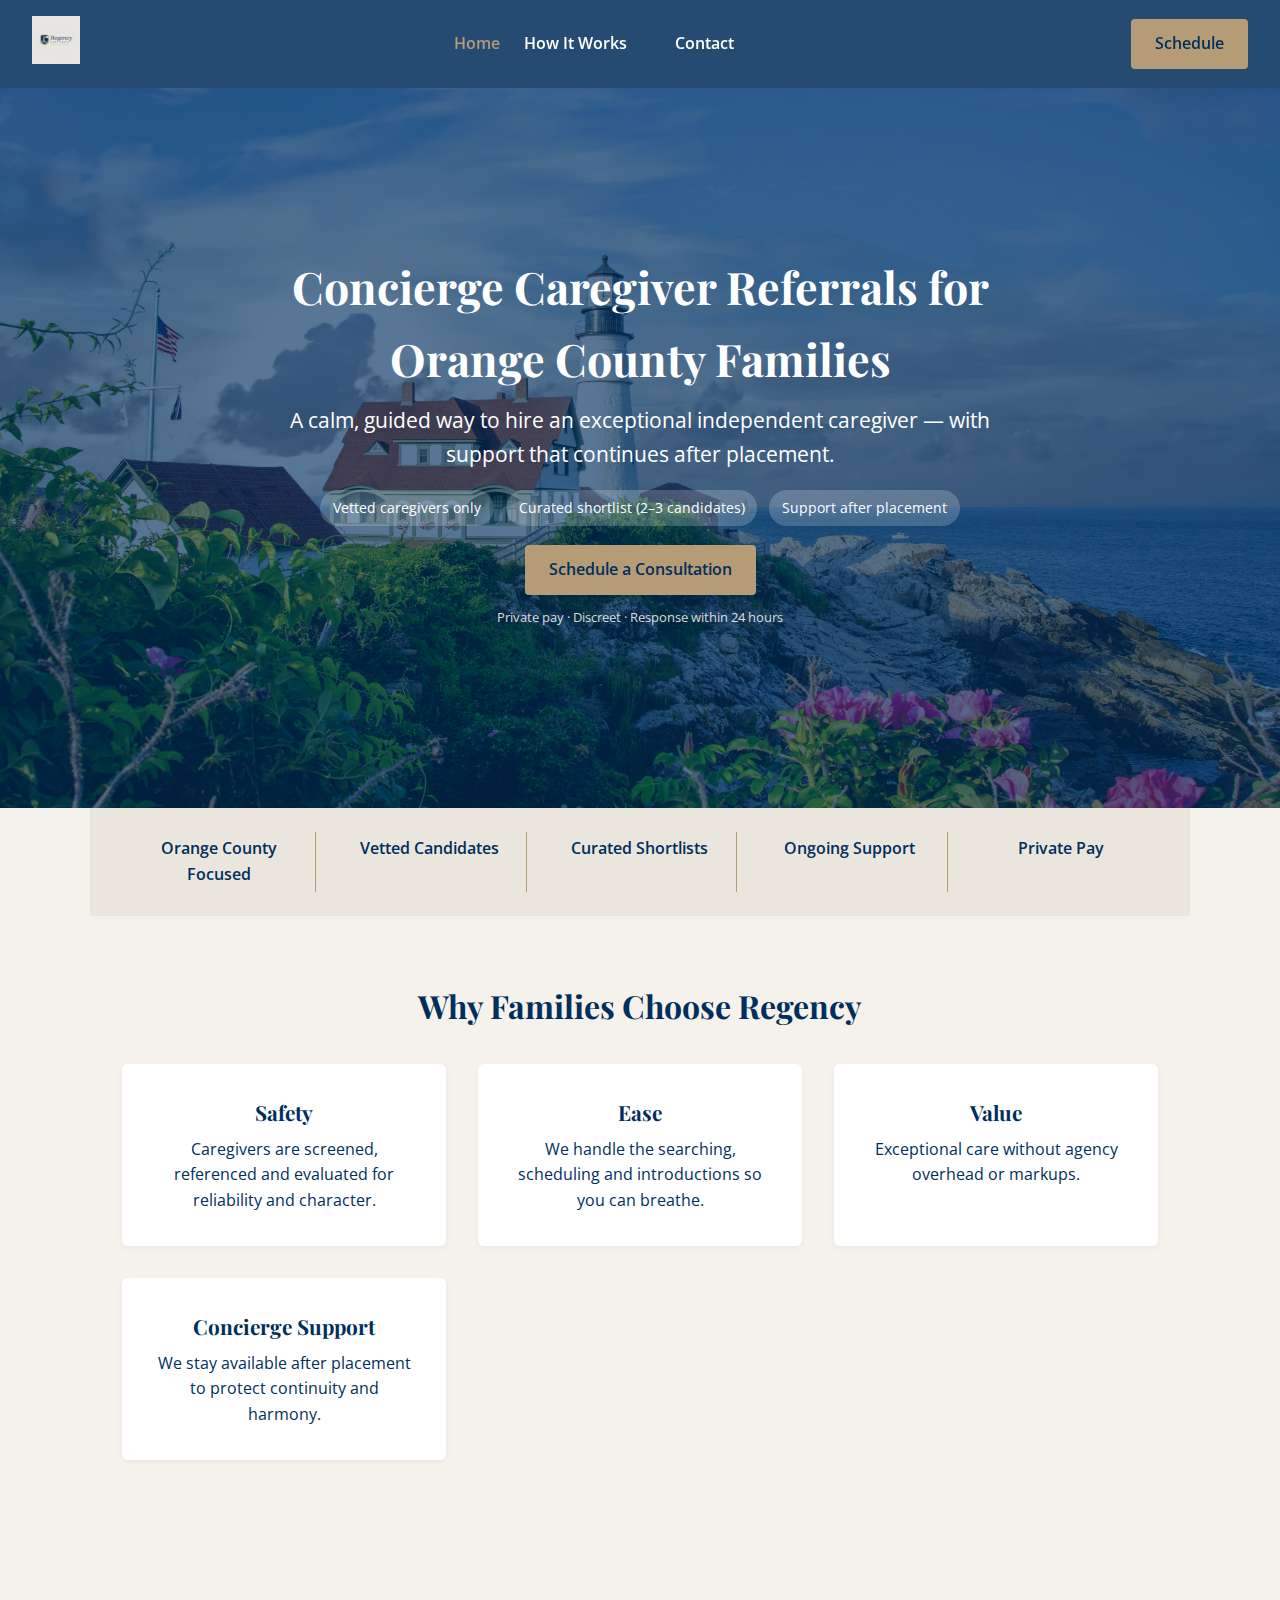
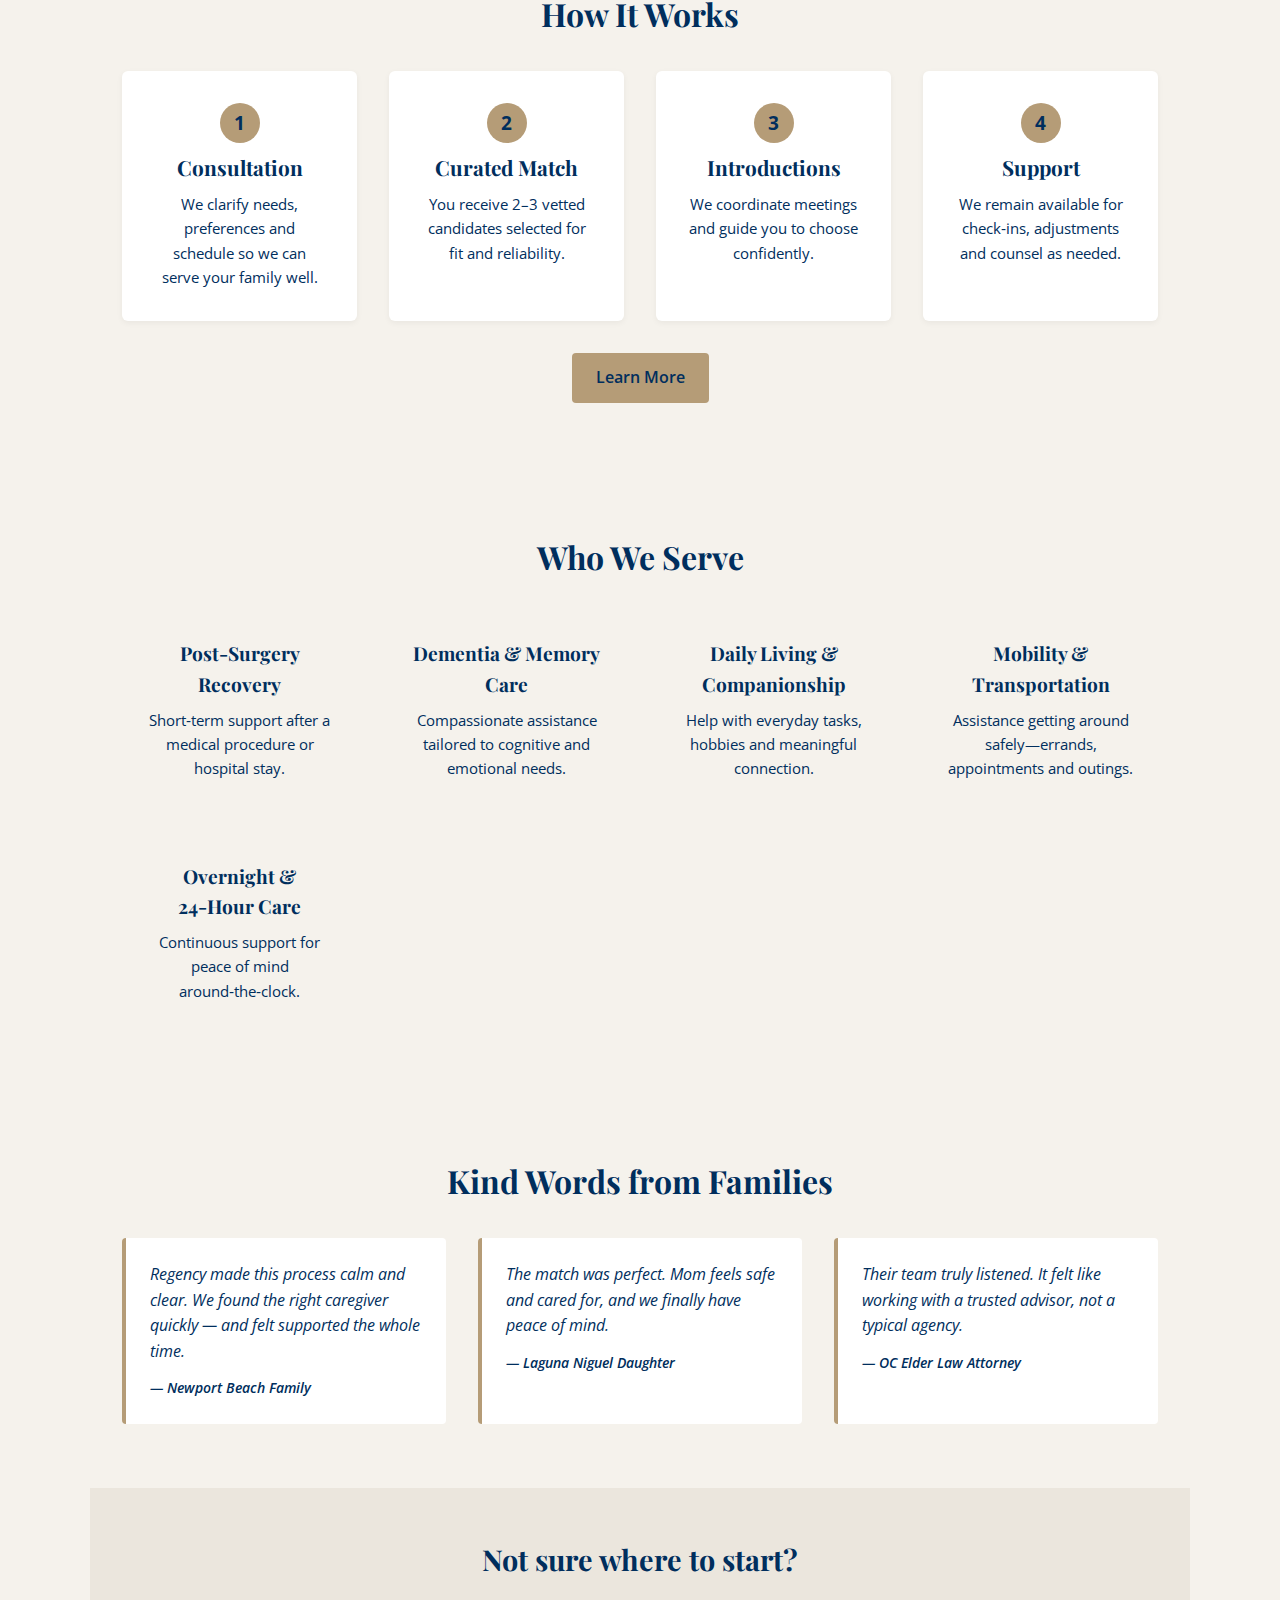
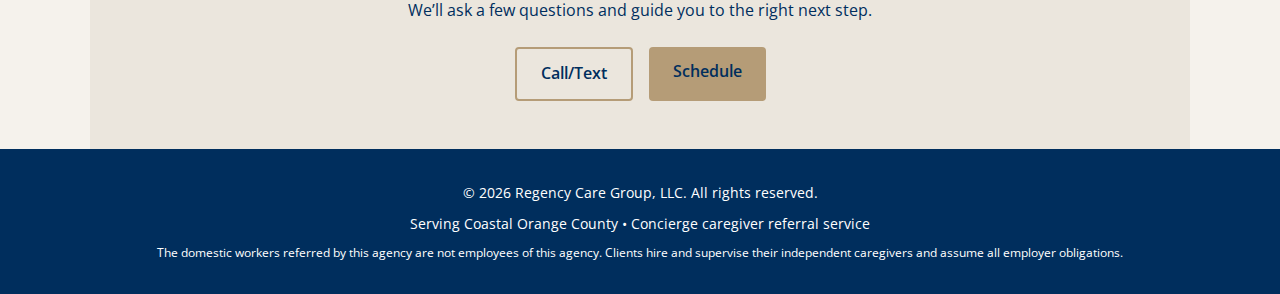
<file: index.html>
<!DOCTYPE html>
<html lang="en">
<head>
    <meta charset="UTF-8">
    <meta name="viewport" content="width=device-width, initial-scale=1.0">
    <title>Regency Care Group – Concierge Caregiver Referrals</title>
    <meta name="description" content="Regency Care Group offers concierge caregiver referrals for discerning Orange County families. We thoughtfully match private‑pay clients with exceptional independent caregivers and provide ongoing support for enduring relationships.">
    <link rel="stylesheet" href="styles.css">
    <!-- Font Awesome for icons -->
    <link rel="stylesheet" href="https://cdnjs.cloudflare.com/ajax/libs/font-awesome/6.0.0-beta3/css/all.min.css" integrity="sha512-Fo3rlrZj/k7ujTTXRNalcxzYPwv9PuXbZk+/wQ2uUalj+e4bG6BTul6QU98fcOQsDp6S71KdQf8p6+SG4GTTw==" crossorigin="anonymous" referrerpolicy="no-referrer" />
</head>
<body class="watermark">
    <!-- Navigation -->
    <nav>
        <a class="logo" href="index.html"><img src="assets/logo.png" alt="Regency Care Group logo"></a>
        <ul>
            <li><a href="index.html" class="active">Home</a></li>
            <li><a href="process.html">How It Works</a></li>
            <li><a href="services.html"Services>
            <li><a href="contact.html">Contact</a></li>
        </ul>
        <a href="contact.html" class="btn-primary nav-cta">Schedule</a>
    </nav>
    <!-- Hero Section -->
    <header class="hero">
        <div class="hero-content">
            <h1>Concierge Caregiver Referrals for Orange County Families</h1>
            <p>A calm, guided way to hire an exceptional independent caregiver — with support that continues after placement.</p>
            <ul class="hero-bullets">
                <li>Vetted caregivers only</li>
                <li>Curated shortlist (2–3 candidates)</li>
                <li>Support after placement</li>
            </ul>
            <a class="btn-primary" href="contact.html">Schedule a Consultation</a>
            <p class="microline">Private pay · Discreet · Response within 24 hours</p>
        </div>
    </header>
    <!-- Trust Strip -->
    <section class="trust-strip">
        <div class="trust-item">Orange County Focused</div>
        <div class="trust-item">Vetted Candidates</div>
        <div class="trust-item">Curated Shortlists</div>
        <div class="trust-item">Ongoing Support</div>
        <div class="trust-item">Private Pay</div>
    </section>
    <!-- Pillar Section -->
    <section class="pillars">
        <h2>Why Families Choose Regency</h2>
        <div class="pillar-grid">
            <div class="pillar-item">
                <i class="fa fa-shield-alt"></i>
                <h3>Safety</h3>
                <p>Caregivers are screened, referenced and evaluated for reliability and character.</p>
            </div>
            <div class="pillar-item">
                <i class="fa fa-feather"></i>
                <h3>Ease</h3>
                <p>We handle the searching, scheduling and introductions so you can breathe.</p>
            </div>
            <div class="pillar-item">
                <i class="fa fa-gem"></i>
                <h3>Value</h3>
                <p>Exceptional care without agency overhead or markups.</p>
            </div>
            <div class="pillar-item">
                <i class="fa fa-hand-holding-heart"></i>
                <h3>Concierge Support</h3>
                <p>We stay available after placement to protect continuity and harmony.</p>
            </div>
        </div>
    </section>
    <!-- Timeline Preview -->
    <section class="how-it-works-preview">
        <h2>How It Works</h2>
        <div class="timeline">
            <div class="step">
                <div class="step-number">1</div>
                <h3>Consultation</h3>
                <p>We clarify needs, preferences and schedule so we can serve your family well.</p>
            </div>
            <div class="step">
                <div class="step-number">2</div>
                <h3>Curated Match</h3>
                <p>You receive 2–3 vetted candidates selected for fit and reliability.</p>
            </div>
            <div class="step">
                <div class="step-number">3</div>
                <h3>Introductions</h3>
                <p>We coordinate meetings and guide you to choose confidently.</p>
            </div>
            <div class="step">
                <div class="step-number">4</div>
                <h3>Support</h3>
                <p>We remain available for check‑ins, adjustments and counsel as needed.</p>
            </div>
        </div>
        <p style="text-align:center;margin-top:2rem;"><a class="btn-primary" href="process.html">Learn More</a></p>
    </section>
    <!-- Who We Serve -->
    <section class="who-serve">
        <h2>Who We Serve</h2>
        <div class="serve-grid">
            <div class="serve-item">
                <i class="fa fa-user-injured"></i>
                <h3>Post‑Surgery Recovery</h3>
                <p>Short‑term support after a medical procedure or hospital stay.</p>
            </div>
            <div class="serve-item">
                <i class="fa fa-brain"></i>
                <h3>Dementia & Memory Care</h3>
                <p>Compassionate assistance tailored to cognitive and emotional needs.</p>
            </div>
            <div class="serve-item">
                <i class="fa fa-home"></i>
                <h3>Daily Living & Companionship</h3>
                <p>Help with everyday tasks, hobbies and meaningful connection.</p>
            </div>
            <div class="serve-item">
                <i class="fa fa-walking"></i>
                <h3>Mobility & Transportation</h3>
                <p>Assistance getting around safely—errands, appointments and outings.</p>
            </div>
            <div class="serve-item">
                <i class="fa fa-moon"></i>
                <h3>Overnight & 24‑Hour Care</h3>
                <p>Continuous support for peace of mind around‑the‑clock.</p>
            </div>
        </div>
    </section>
    <!-- Testimonials -->
    <section class="testimonials">
        <h2>Kind Words from Families</h2>
        <div class="testimonial-grid">
            <blockquote>
                Regency made this process calm and clear. We found the right caregiver quickly — and felt supported the whole time.
                <cite>— Newport Beach Family</cite>
            </blockquote>
            <blockquote>
                The match was perfect. Mom feels safe and cared for, and we finally have peace of mind.
                <cite>— Laguna Niguel Daughter</cite>
            </blockquote>
            <blockquote>
                Their team truly listened. It felt like working with a trusted advisor, not a typical agency.
                <cite>— OC Elder Law Attorney</cite>
            </blockquote>
        </div>
    </section>
    <!-- Contact Call to Action -->
    <section class="contact-cta">
        <h2>Not sure where to start?</h2>
        <p>We’ll ask a few questions and guide you to the right next step.</p>
        <div class="cta-buttons">
            <a class="btn-secondary" href="tel:xxx">Call/Text</a>
            <a class="btn-primary" href="contact.html">Schedule</a>
        </div>
    </section>
    <!-- Footer -->
    <footer>
        <p>&copy; 2026 Regency Care Group, LLC. All rights reserved.</p>
        <p>Serving Coastal Orange County • Concierge caregiver referral service</p>
        <small>The domestic workers referred by this agency are not employees of this agency. Clients hire and supervise their independent caregivers and assume all employer obligations.</small>
    </footer>
</body>
</html>
</file>
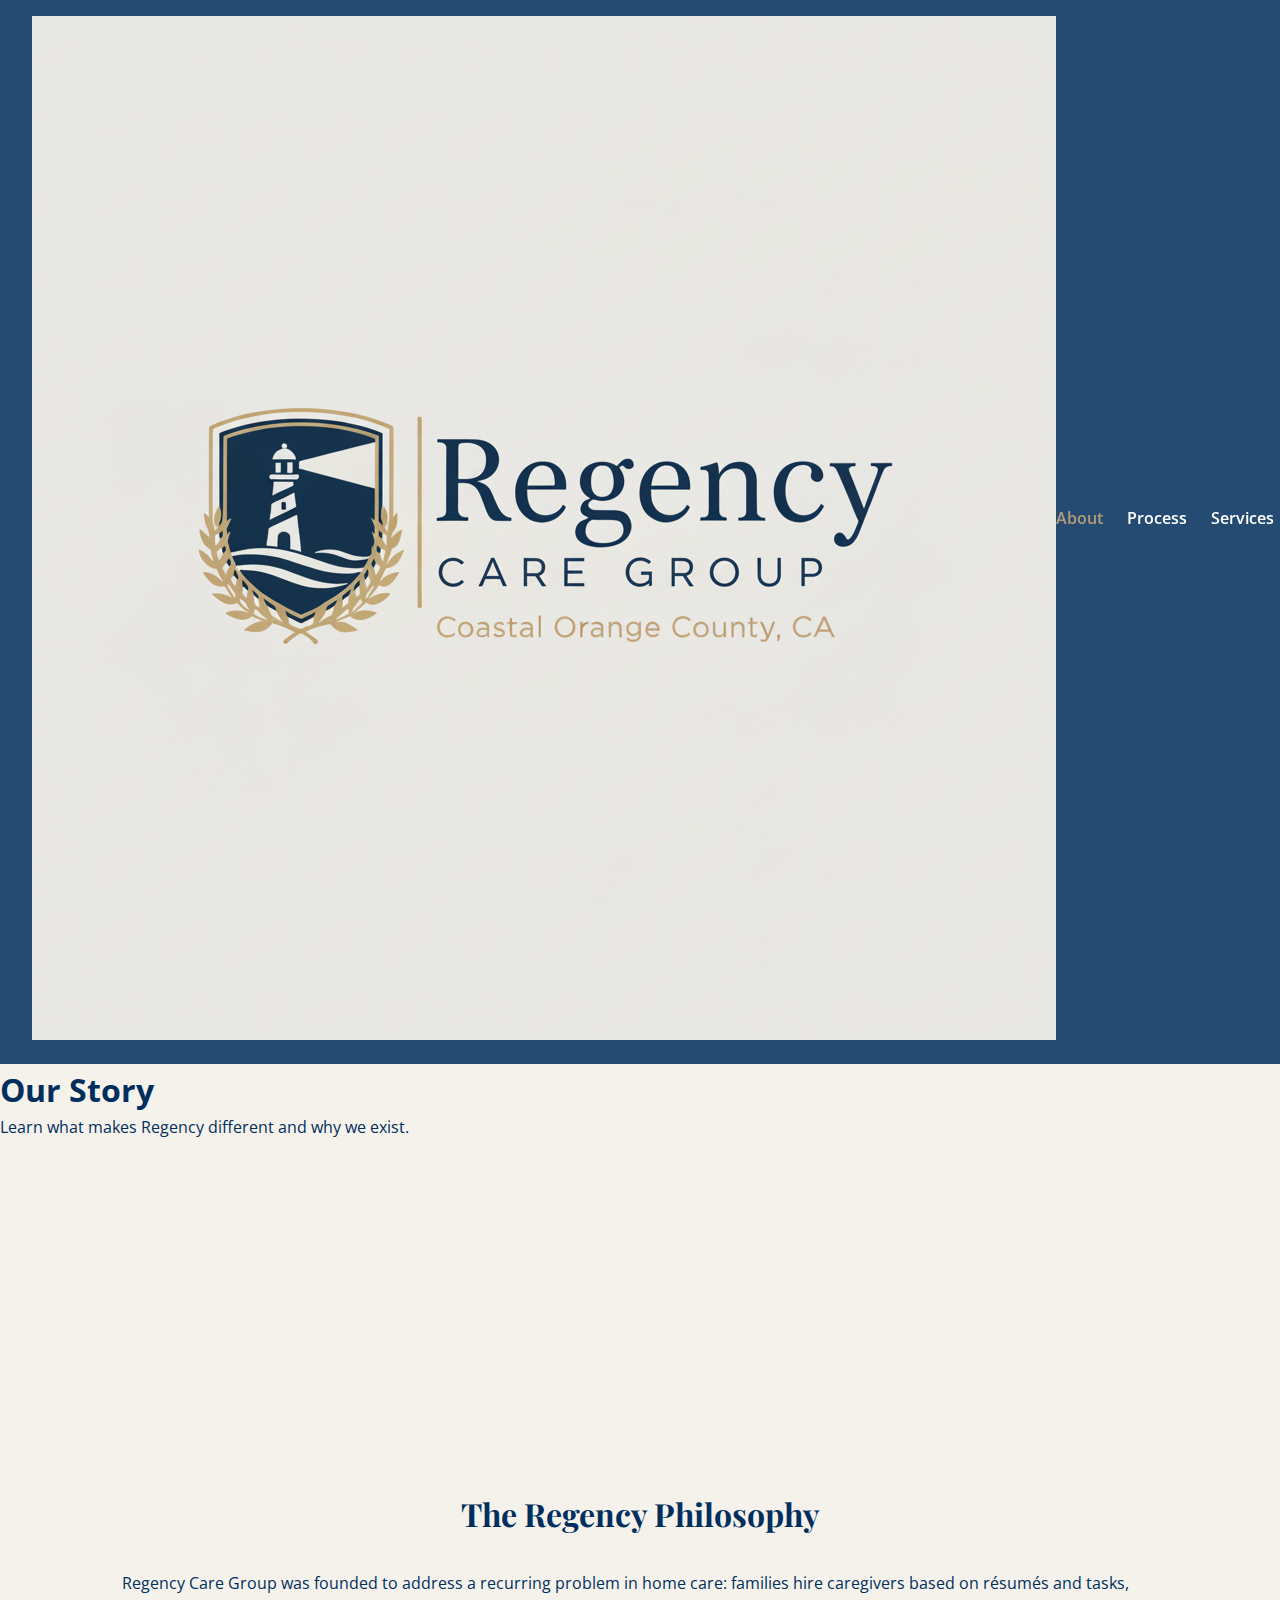
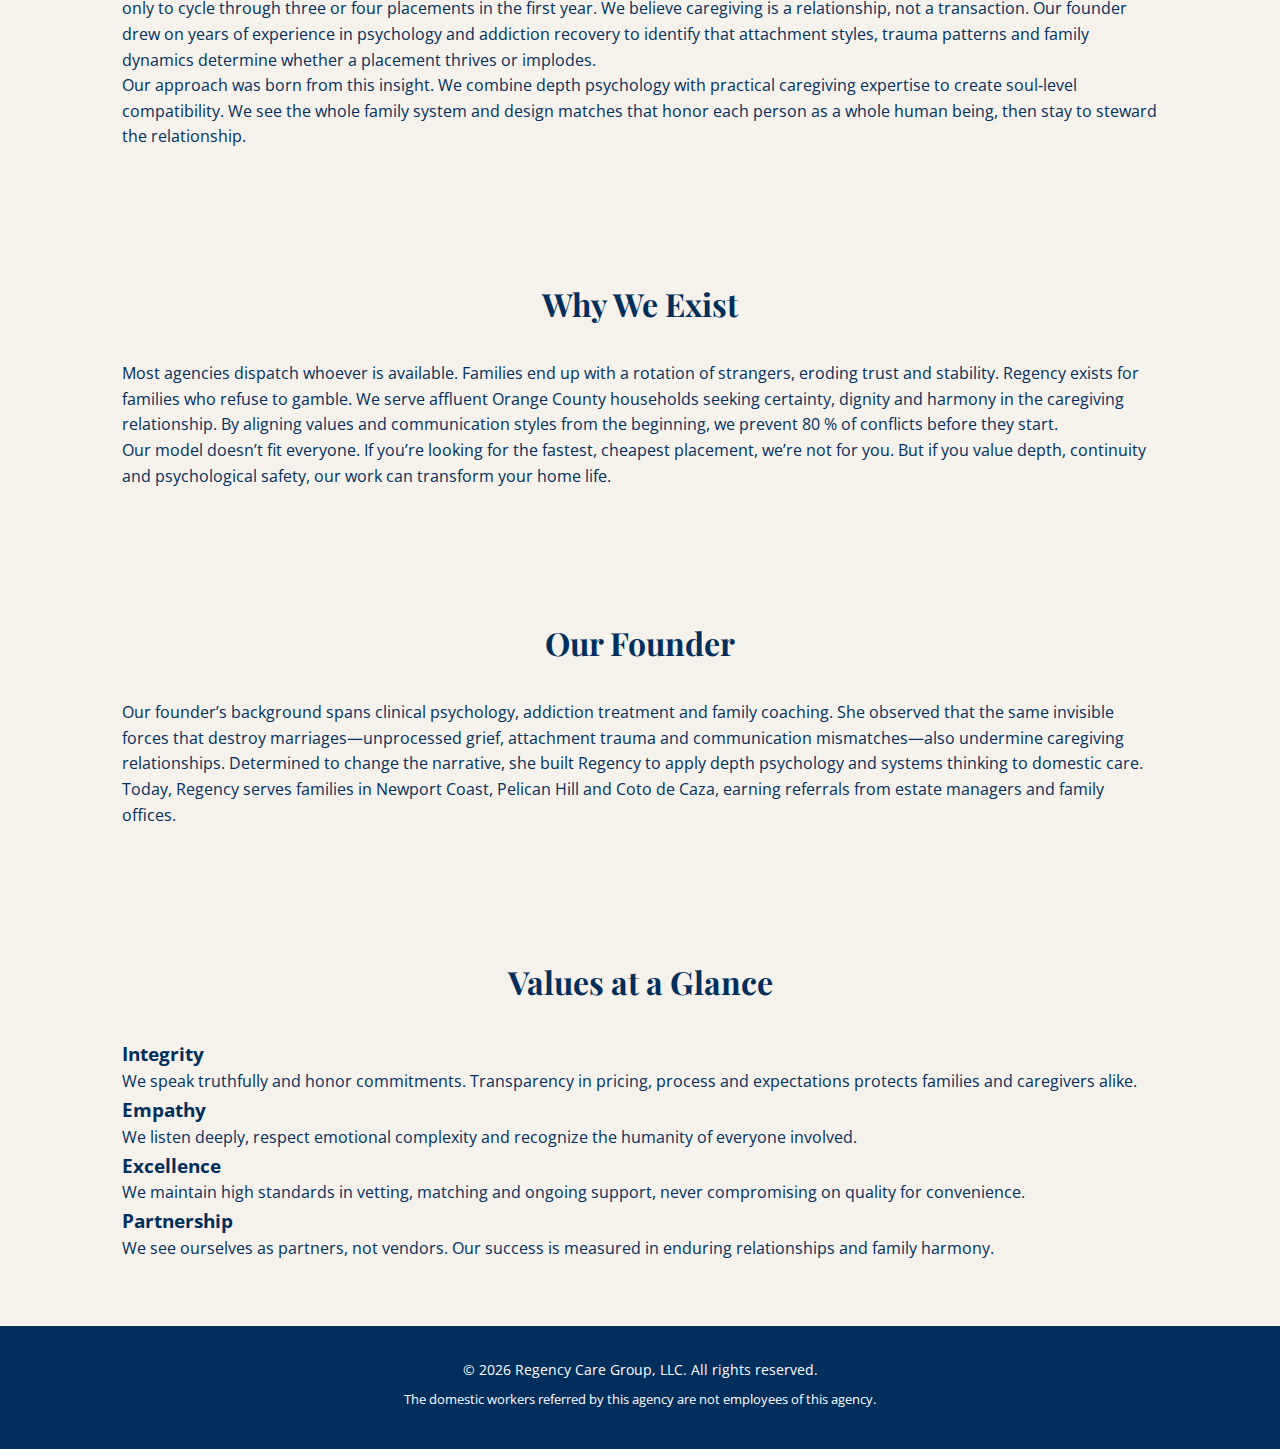
<file: about.html>
<!DOCTYPE html>
<html lang="en">
<head>
    <meta charset="UTF-8">
    <meta name="viewport" content="width=device-width, initial-scale=1.0">
    <title>About – Regency Care Group</title>
    <link rel="stylesheet" href="styles.css">
    <!-- Font Awesome for icons -->
    <link rel="stylesheet" href="https://cdnjs.cloudflare.com/ajax/libs/font-awesome/6.0.0-beta3/css/all.min.css" integrity="sha512-Fo3rlrZj/k7ujTTXRNalcxzYPwv9PuXbZk+/wQ2uUalj+e4bG6BTul6QU98fcOQsDp6S71KdQf8p6+SG4GTTw==" crossorigin="anonymous" referrerpolicy="no-referrer" />
</head>
<body>
    <nav>
        <a href="index.html"><img src="assets/logo.png" alt="Regency Care Group"></a>
        <ul>
            <li><a href="about.html" class="active">About</a></li>
            <li><a href="process.html">Process</a></li>
            <li><a href="services.html">Services</a></li>
            <li><a href="client.html">Become a Client</a></li>
            <li><a href="caregiver.html">Join Our Network</a></li>
            <li><a href="resources.html">Resources</a></li>
            <li><a href="contact.html">Contact</a></li>
        </ul>
    </nav>
    <header style="min-height:40vh;">
        <h1>Our Story</h1>
        <p>Learn what makes Regency different and why we exist.</p>
    </header>
    <section>
        <h2>The Regency Philosophy</h2>
        <p>Regency Care Group was founded to address a recurring problem in home care: families hire caregivers based on résumés and tasks, only to cycle through three or four placements in the first year. We believe caregiving is a relationship, not a transaction. Our founder drew on years of experience in psychology and addiction recovery to identify that attachment styles, trauma patterns and family dynamics determine whether a placement thrives or implodes.</p>
        <p>Our approach was born from this insight. We combine depth psychology with practical caregiving expertise to create soul‑level compatibility. We see the whole family system and design matches that honor each person as a whole human being, then stay to steward the relationship.</p>
    </section>
    <section>
        <h2>Why We Exist</h2>
        <p>Most agencies dispatch whoever is available. Families end up with a rotation of strangers, eroding trust and stability. Regency exists for families who refuse to gamble. We serve affluent Orange County households seeking certainty, dignity and harmony in the caregiving relationship. By aligning values and communication styles from the beginning, we prevent 80 % of conflicts before they start.</p>
        <p>Our model doesn’t fit everyone. If you’re looking for the fastest, cheapest placement, we’re not for you. But if you value depth, continuity and psychological safety, our work can transform your home life.</p>
    </section>
    <section>
        <h2>Our Founder</h2>
        <p>Our founder’s background spans clinical psychology, addiction treatment and family coaching. She observed that the same invisible forces that destroy marriages—unprocessed grief, attachment trauma and communication mismatches—also undermine caregiving relationships. Determined to change the narrative, she built Regency to apply depth psychology and systems thinking to domestic care. Today, Regency serves families in Newport Coast, Pelican Hill and Coto de Caza, earning referrals from estate managers and family offices.</p>
    </section>
    <section>
        <h2>Values at a Glance</h2>
        <div class="card-grid">
            <div class="card">
                <h3>Integrity</h3>
                <p>We speak truthfully and honor commitments. Transparency in pricing, process and expectations protects families and caregivers alike.</p>
            </div>
            <div class="card">
                <h3>Empathy</h3>
                <p>We listen deeply, respect emotional complexity and recognize the humanity of everyone involved.</p>
            </div>
            <div class="card">
                <h3>Excellence</h3>
                <p>We maintain high standards in vetting, matching and ongoing support, never compromising on quality for convenience.</p>
            </div>
            <div class="card">
                <h3>Partnership</h3>
                <p>We see ourselves as partners, not vendors. Our success is measured in enduring relationships and family harmony.</p>
            </div>
        </div>
    </section>
    <footer>
        <p>&copy; 2026 Regency Care Group, LLC. All rights reserved.</p>
        <p style="font-size:0.8rem;">The domestic workers referred by this agency are not employees of this agency.</p>
    </footer>
</body>
</html>
</file>
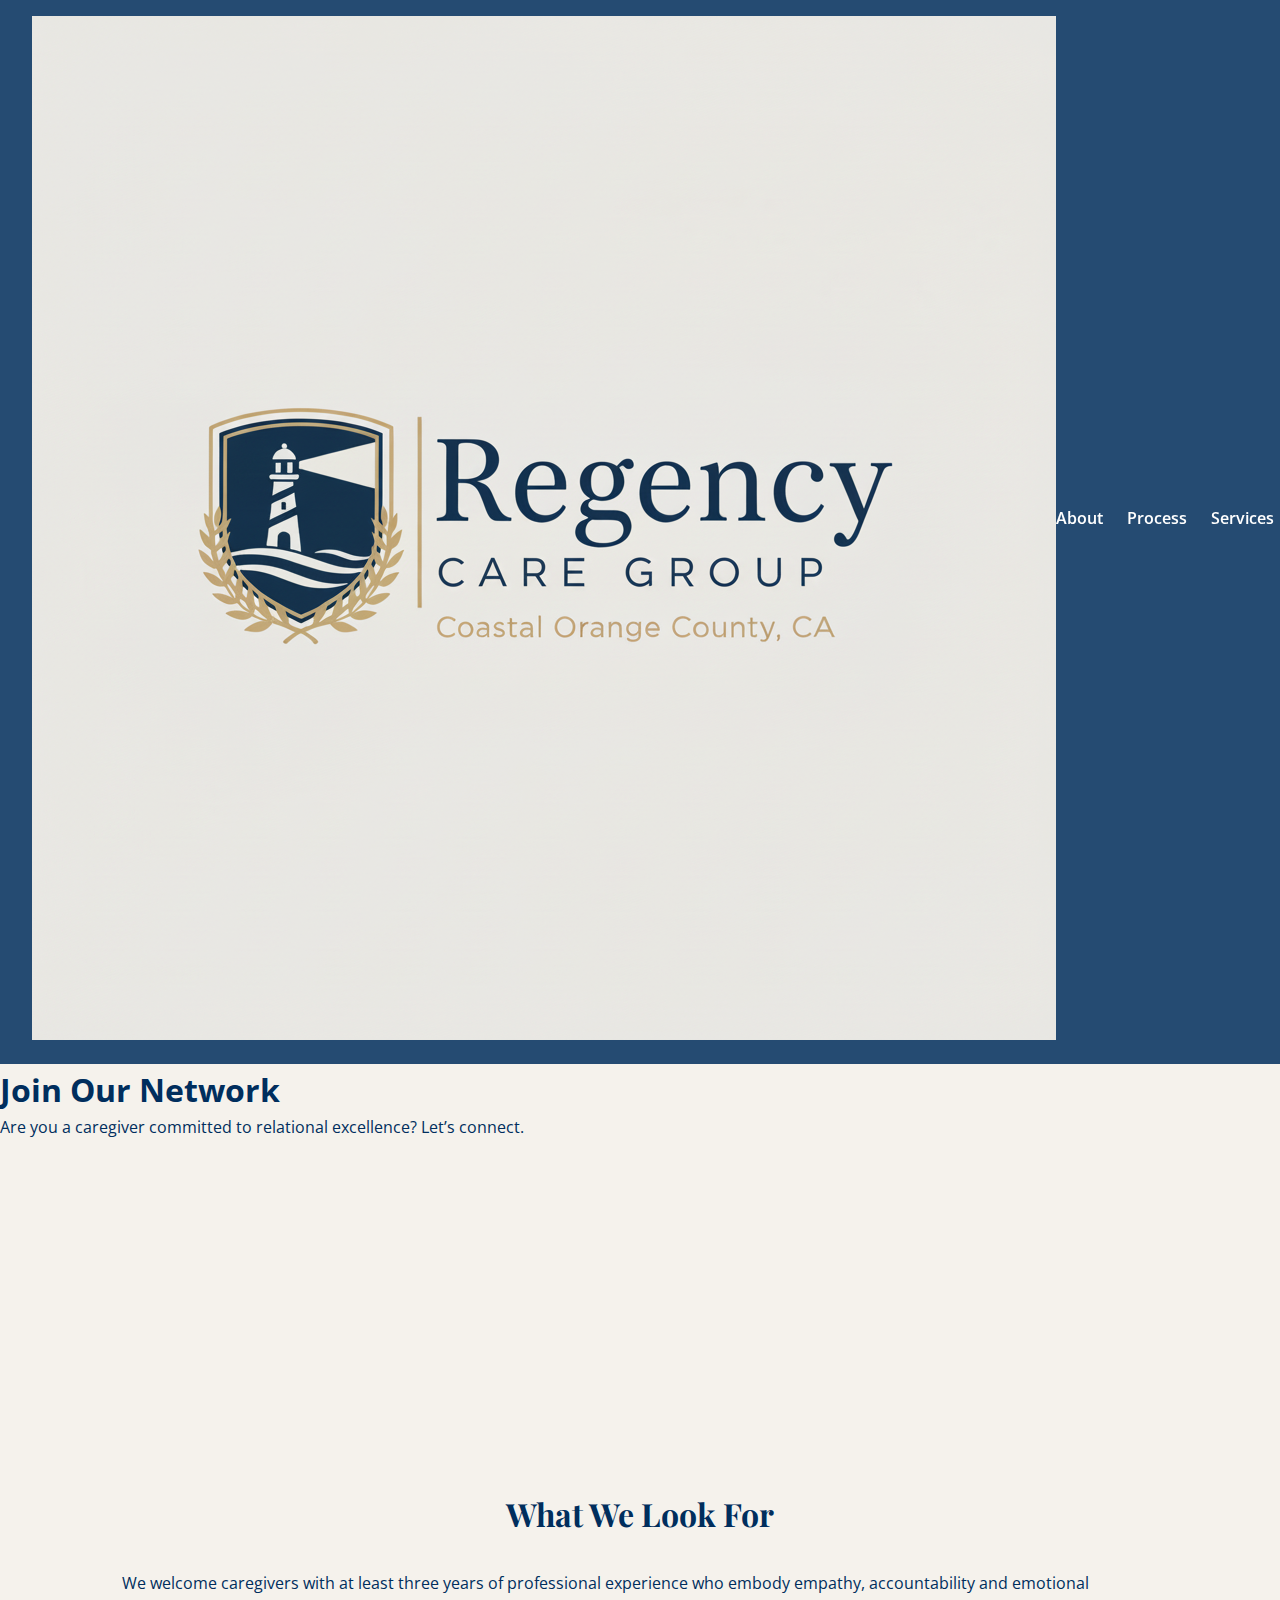
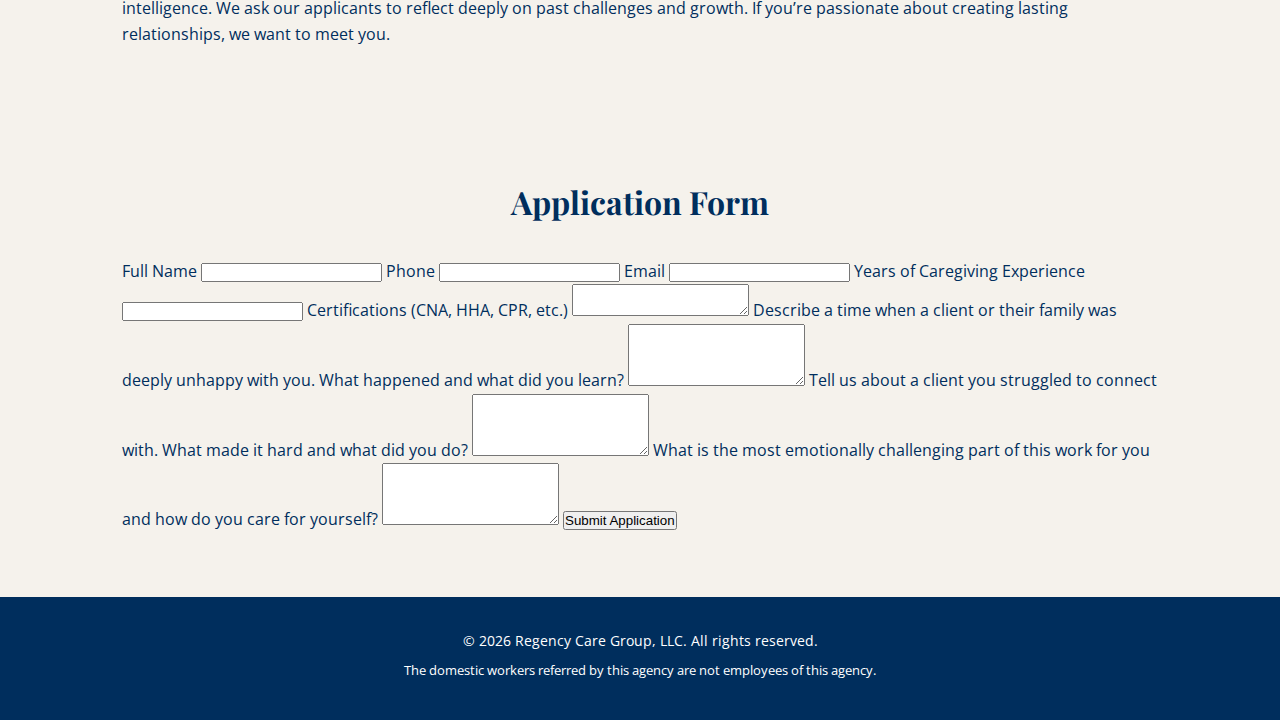
<file: caregiver.html>
<!DOCTYPE html>
<html lang="en">
<head>
    <meta charset="UTF-8">
    <meta name="viewport" content="width=device-width, initial-scale=1.0">
    <title>Join Our Network – Regency Care Group</title>
    <link rel="stylesheet" href="styles.css">
    <!-- Font Awesome for icons -->
    <link rel="stylesheet" href="https://cdnjs.cloudflare.com/ajax/libs/font-awesome/6.0.0-beta3/css/all.min.css" integrity="sha512-Fo3rlrZj/k7ujTTXRNalcxzYPwv9PuXbZk+/wQ2uUalj+e4bG6BTul6QU98fcOQsDp6S71KdQf8p6+SG4GTTw==" crossorigin="anonymous" referrerpolicy="no-referrer" />
</head>
<body>
    <nav>
        <a href="index.html"><img src="assets/logo.png" alt="Regency Care Group"></a>
        <ul>
            <li><a href="about.html">About</a></li>
            <li><a href="process.html">Process</a></li>
            <li><a href="services.html">Services</a></li>
            <li><a href="client.html">Become a Client</a></li>
            <li><a href="caregiver.html" class="active">Join Our Network</a></li>
            <li><a href="resources.html">Resources</a></li>
            <li><a href="contact.html">Contact</a></li>
        </ul>
    </nav>
    <header style="min-height:40vh;">
        <h1>Join Our Network</h1>
        <p>Are you a caregiver committed to relational excellence? Let’s connect.</p>
    </header>
    <section>
        <h2>What We Look For</h2>
        <p>We welcome caregivers with at least three years of professional experience who embody empathy, accountability and emotional intelligence. We ask our applicants to reflect deeply on past challenges and growth. If you’re passionate about creating lasting relationships, we want to meet you.</p>
    </section>
    <section>
        <h2>Application Form</h2>
        <form action="mailto:info@regencycaregroup.com" method="post" enctype="text/plain">
            <label for="fullName">Full Name</label>
            <input type="text" id="fullName" name="fullName" required>

            <label for="phone">Phone</label>
            <input type="tel" id="phone" name="phone" required>

            <label for="email">Email</label>
            <input type="email" id="email" name="email" required>

            <label for="experience">Years of Caregiving Experience</label>
            <input type="number" id="experience" name="experience" min="0" required>

            <label for="certs">Certifications (CNA, HHA, CPR, etc.)</label>
            <textarea id="certs" name="certs" rows="2"></textarea>

            <label for="essay1">Describe a time when a client or their family was deeply unhappy with you. What happened and what did you learn?</label>
            <textarea id="essay1" name="essay1" rows="4" required></textarea>

            <label for="essay2">Tell us about a client you struggled to connect with. What made it hard and what did you do?</label>
            <textarea id="essay2" name="essay2" rows="4" required></textarea>

            <label for="essay3">What is the most emotionally challenging part of this work for you and how do you care for yourself?</label>
            <textarea id="essay3" name="essay3" rows="4" required></textarea>

            <button type="submit">Submit Application</button>
        </form>
    </section>
    <footer>
        <p>&copy; 2026 Regency Care Group, LLC. All rights reserved.</p>
        <p style="font-size:0.8rem;">The domestic workers referred by this agency are not employees of this agency.</p>
    </footer>
</body>
</html>
</file>
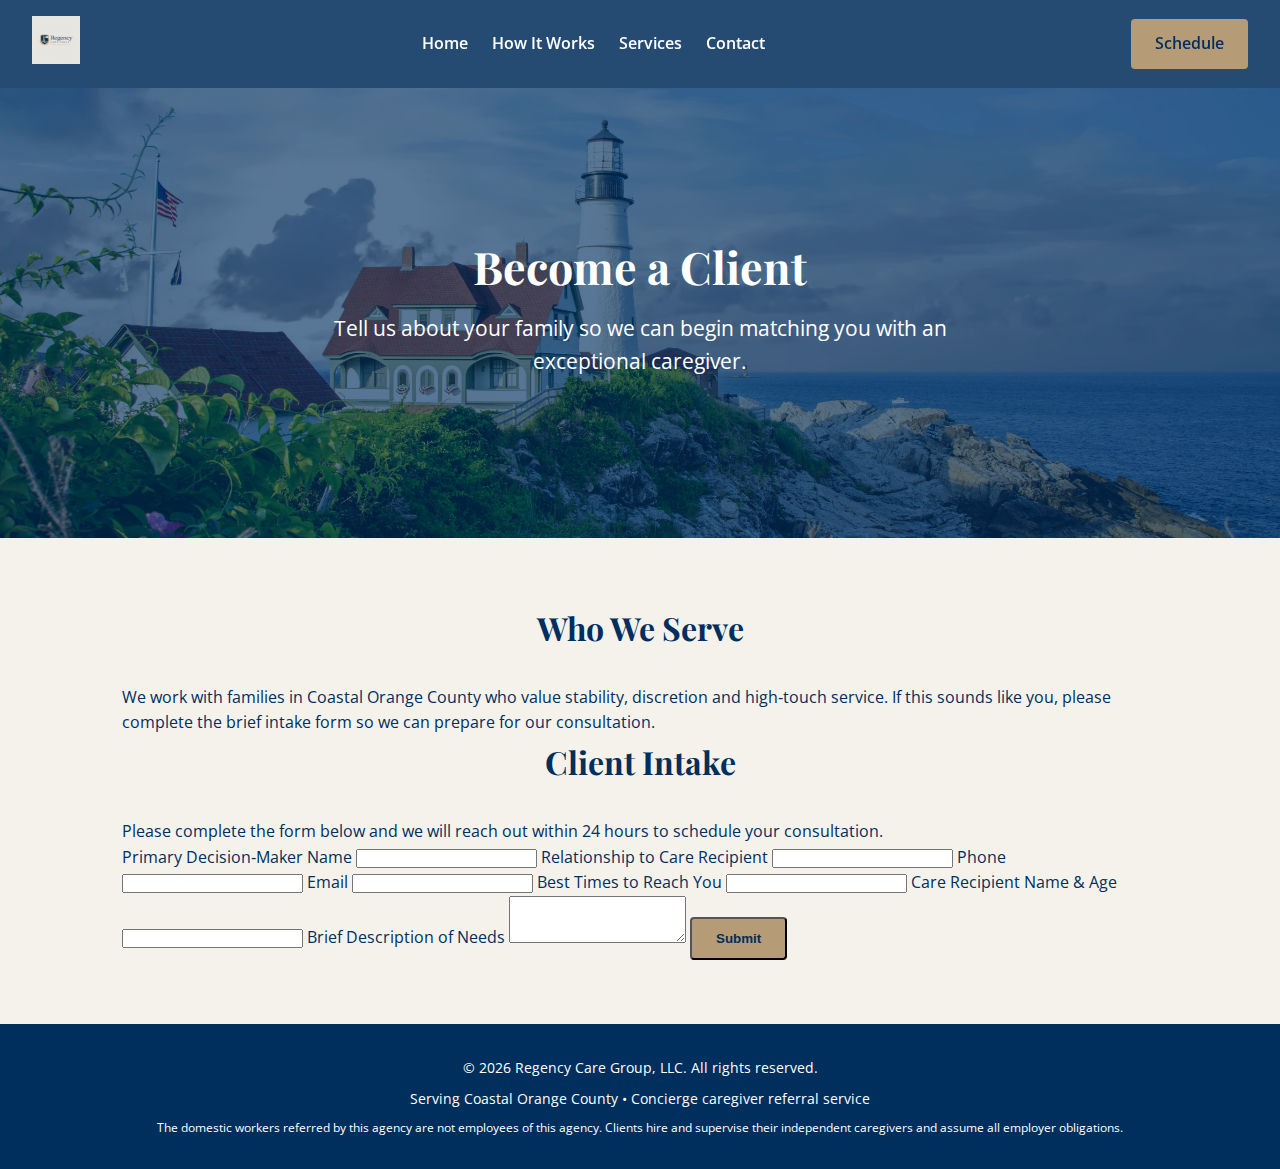
<file: client.html>
<!DOCTYPE html>
<html lang="en">
<head>
    <meta charset="UTF-8">
    <meta name="viewport" content="width=device-width, initial-scale=1.0">
    <title>Become a Client – Regency Care Group</title>
    <meta name="description" content="Ready to hire a trusted independent caregiver? Complete our brief intake form to help Regency Care Group understand your needs and schedule a consultation.">
    <link rel="stylesheet" href="styles.css">
    <!-- Font Awesome -->
    <link rel="stylesheet" href="https://cdnjs.cloudflare.com/ajax/libs/font-awesome/6.0.0-beta3/css/all.min.css" integrity="sha512-Fo3rlrZj/k7ujTTXRNalcxzYPwv9PuXbZk+/wQ2uUalj+e4bG6BTul6QU98fcOQsDp6S71KdQf8p6+SG4GTTw==" crossorigin="anonymous" referrerpolicy="no-referrer" />
</head>
<body class="watermark">
    <!-- Navigation -->
    <nav>
        <a class="logo" href="index.html"><img src="assets/logo.png" alt="Regency Care Group logo"></a>
        <ul>
            <li><a href="index.html">Home</a></li>
            <li><a href="process.html">How It Works</a></li>
            <!-- Rename Investment to Services for clarity -->
            <li><a href="services.html">Services</a></li>
            <li><a href="contact.html">Contact</a></li>
        </ul>
        <a href="contact.html" class="btn-primary nav-cta">Schedule</a>
    </nav>
    <!-- Hero -->
    <header class="hero" style="min-height:50vh;">
        <div class="hero-content">
            <h1>Become a Client</h1>
            <p>Tell us about your family so we can begin matching you with an exceptional caregiver.</p>
        </div>
    </header>
    <!-- Intake Section wrapped in panel grid -->
    <section>
        <div class="panel-grid">
            <!-- Left panel describing who we serve -->
            <div class="panel panel--wide">
                <h2>Who We Serve</h2>
                <div class="panel-divider"></div>
                <div class="prose">
                    <p>We work with families in Coastal Orange County who value stability, discretion and high‑touch service. If this sounds like you, please complete the brief intake form so we can prepare for our consultation.</p>
                </div>
            </div>
            <!-- Right panel containing the intake form -->
            <aside class="panel panel--tight">
                <h2>Client Intake</h2>
                <div class="panel-divider"></div>
                <div class="prose">
                    <p>Please complete the form below and we will reach out within 24 hours to schedule your consultation.</p>
                </div>
                <form action="mailto:info@regencycaregroup.com" method="post" enctype="text/plain">
                    <label for="decisionMaker">Primary Decision‑Maker Name</label>
                    <input type="text" id="decisionMaker" name="decisionMaker" required>

                    <label for="relation">Relationship to Care Recipient</label>
                    <input type="text" id="relation" name="relation" required>

                    <label for="phone">Phone</label>
                    <input type="tel" id="phone" name="phone" required>

                    <label for="email">Email</label>
                    <input type="email" id="email" name="email" required>

                    <label for="bestTime">Best Times to Reach You</label>
                    <input type="text" id="bestTime" name="bestTime">

                    <label for="careRecipient">Care Recipient Name & Age</label>
                    <input type="text" id="careRecipient" name="careRecipient" required>

                    <label for="needs">Brief Description of Needs</label>
                    <textarea id="needs" name="needs" rows="3" required></textarea>

                    <button type="submit" class="btn-primary">Submit</button>
                </form>
            </aside>
        </div>
    </section>
    <!-- Footer -->
    <footer>
        <p>&copy; 2026 Regency Care Group, LLC. All rights reserved.</p>
        <p>Serving Coastal Orange County • Concierge caregiver referral service</p>
        <small>The domestic workers referred by this agency are not employees of this agency. Clients hire and supervise their independent caregivers and assume all employer obligations.</small>
    </footer>
</body>
</html>
</file>
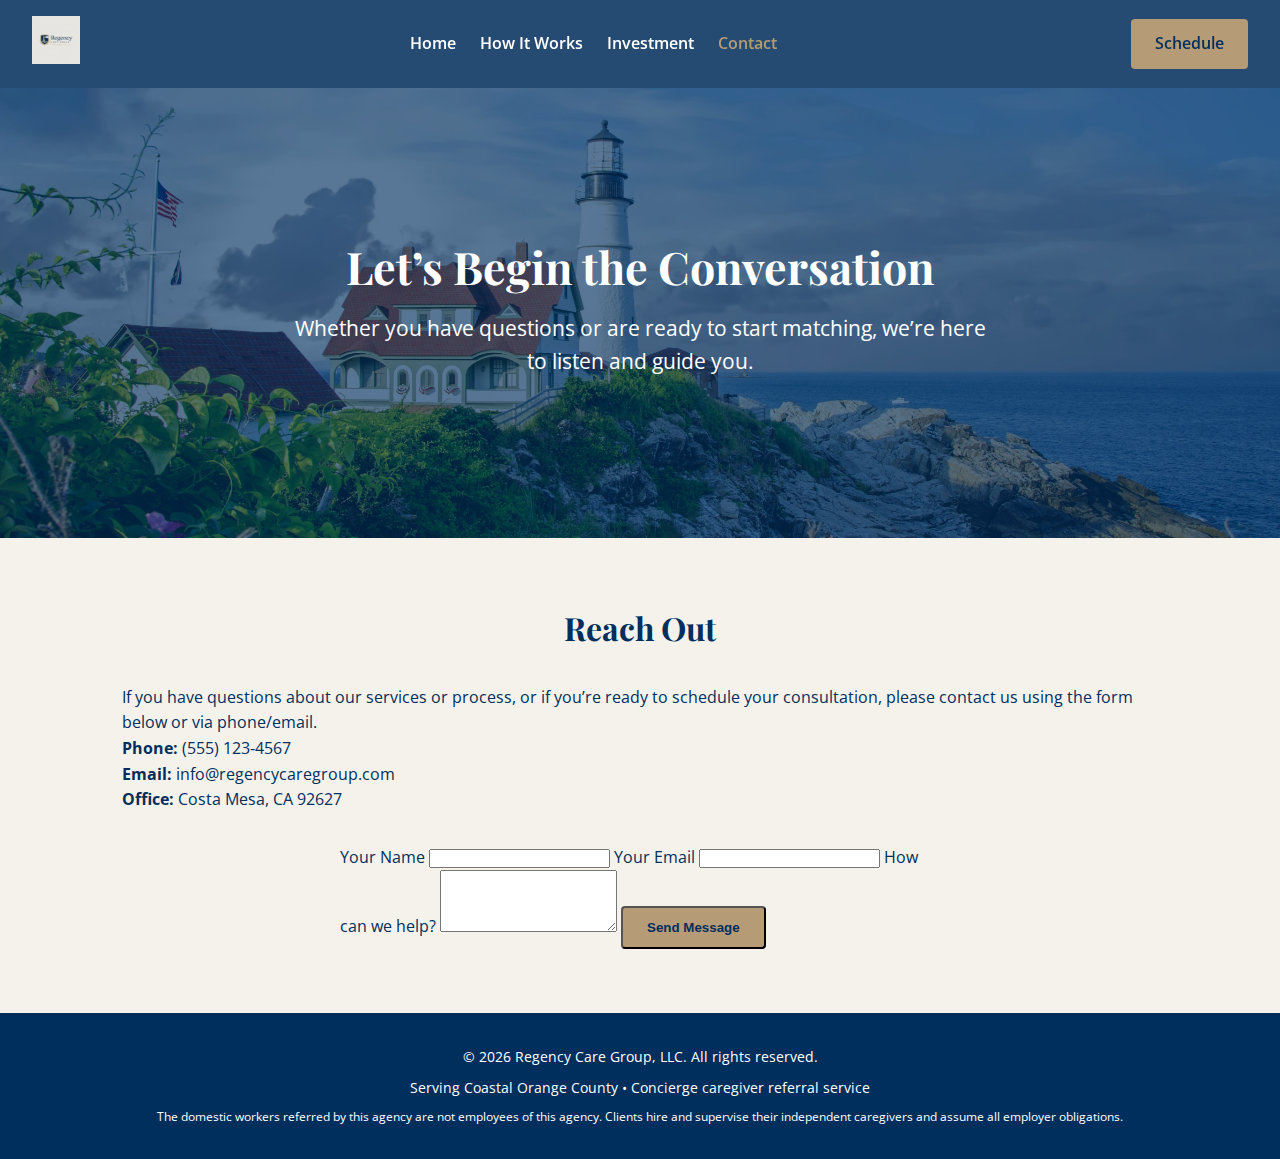
<file: contact.html>
<!DOCTYPE html>
<html lang="en">
<head>
    <meta charset="UTF-8">
    <meta name="viewport" content="width=device-width, initial-scale=1.0">
    <title>Contact – Regency Care Group</title>
    <meta name="description" content="Contact Regency Care Group to begin your concierge caregiver search. Ask questions, schedule a consultation or learn how we support Orange County families.">
    <link rel="stylesheet" href="styles.css">
    <!-- Font Awesome -->
    <link rel="stylesheet" href="https://cdnjs.cloudflare.com/ajax/libs/font-awesome/6.0.0-beta3/css/all.min.css" integrity="sha512-Fo3rlrZj/k7ujTTXRNalcxzYPwv9PuXbZk+/wQ2uUalj+e4bG6BTul6QU98fcOQsDp6S71KdQf8p6+SG4GTTw==" crossorigin="anonymous" referrerpolicy="no-referrer" />
</head>
<body>
    <!-- Navigation -->
    <nav>
        <a class="logo" href="index.html"><img src="assets/logo.png" alt="Regency Care Group logo"></a>
        <ul>
            <li><a href="index.html">Home</a></li>
            <li><a href="process.html">How It Works</a></li>
            <li><a href="services.html">Investment</a></li>
            <li><a href="contact.html" class="active">Contact</a></li>
        </ul>
        <a href="contact.html" class="btn-primary nav-cta">Schedule</a>
    </nav>
    <!-- Hero -->
    <header class="hero" style="min-height:50vh;">
        <div class="hero-content">
            <h1>Let’s Begin the Conversation</h1>
            <p>Whether you have questions or are ready to start matching, we’re here to listen and guide you.</p>
        </div>
    </header>
    <!-- Contact Information and Form -->
    <section>
        <h2>Reach Out</h2>
        <p>If you have questions about our services or process, or if you’re ready to schedule your consultation, please contact us using the form below or via phone/email.</p>
        <p><strong>Phone:</strong> (555) 123‑4567<br/>
           <strong>Email:</strong> <a href="mailto:info@regencycaregroup.com">info@regencycaregroup.com</a><br/>
           <strong>Office:</strong> Costa Mesa, CA 92627</p>
        <form action="mailto:info@regencycaregroup.com" method="post" enctype="text/plain" style="margin-top:2rem; max-width:600px; margin-left:auto; margin-right:auto;">
            <label for="name">Your Name</label>
            <input type="text" id="name" name="name" required>

            <label for="email">Your Email</label>
            <input type="email" id="email" name="email" required>

            <label for="message">How can we help?</label>
            <textarea id="message" name="message" rows="4" required></textarea>

            <button type="submit" class="btn-primary">Send Message</button>
        </form>
    </section>
    <!-- Footer -->
    <footer>
        <p>&copy; 2026 Regency Care Group, LLC. All rights reserved.</p>
        <p>Serving Coastal Orange County • Concierge caregiver referral service</p>
        <small>The domestic workers referred by this agency are not employees of this agency. Clients hire and supervise their independent caregivers and assume all employer obligations.</small>
    </footer>
</body>
</html>
</file>
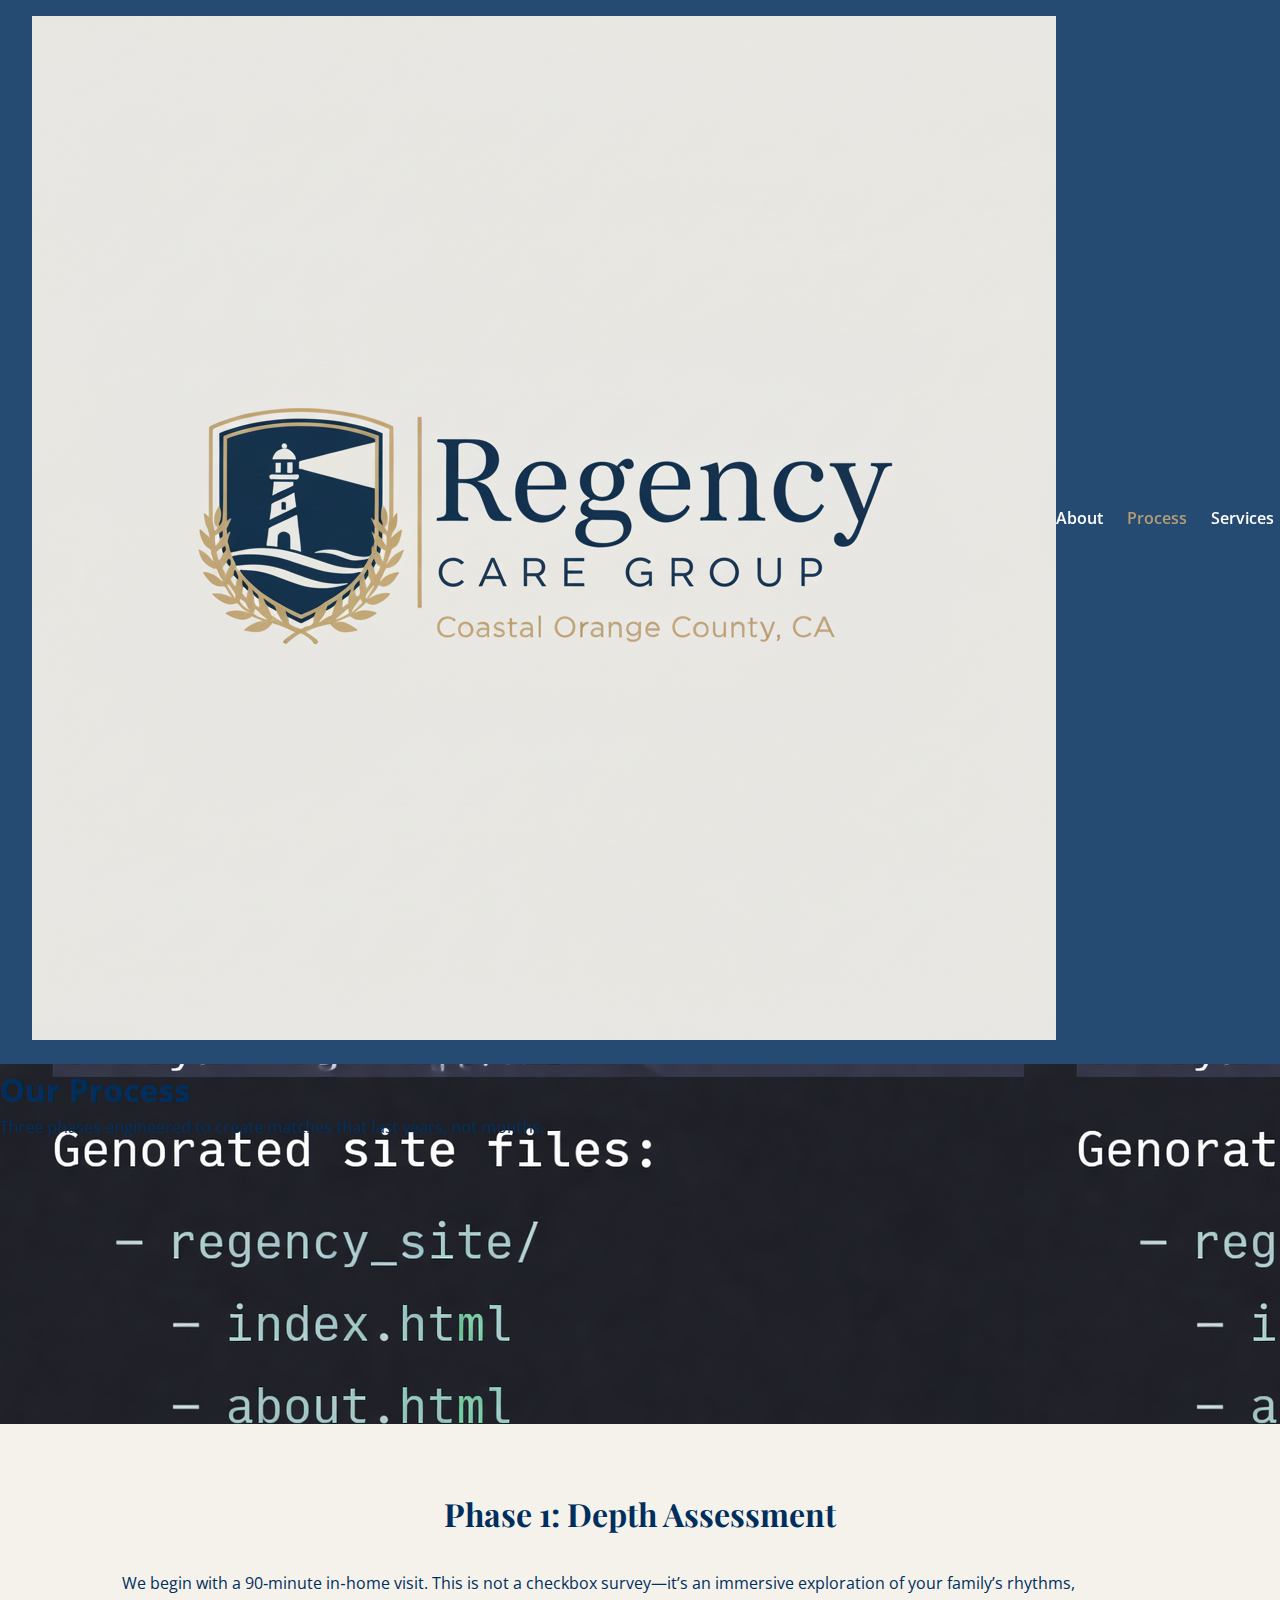
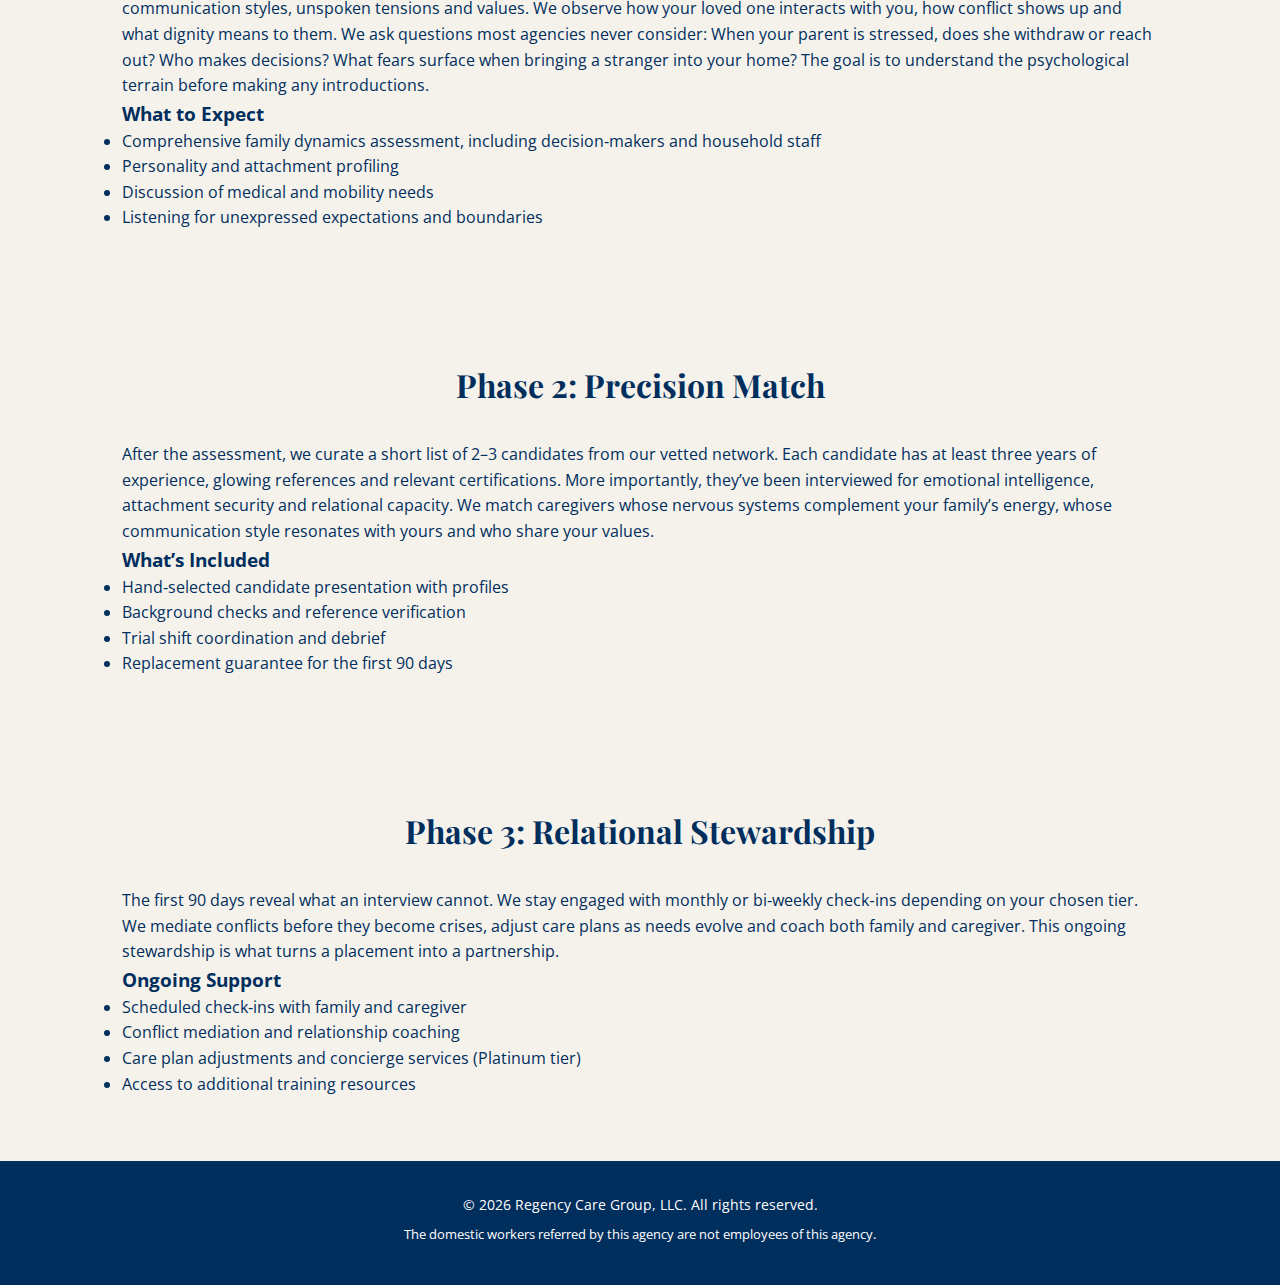
<file: process.html>
<!DOCTYPE html>
<html lang="en">
<head>
    <meta charset="UTF-8">
    <meta name="viewport" content="width=device-width, initial-scale=1.0">
    <title>Our Process – Regency Care Group</title>
    <link rel="stylesheet" href="styles.css">
</head>
<body>
    <nav>
        <a href="index.html"><img src="assets/logo.png" alt="Regency Care Group"></a>
        <ul>
            <li><a href="about.html">About</a></li>
            <li><a href="process.html" class="active">Process</a></li>
            <li><a href="services.html">Services</a></li>
            <li><a href="client.html">Become a Client</a></li>
            <li><a href="caregiver.html">Join Our Network</a></li>
            <li><a href="resources.html">Resources</a></li>
            <li><a href="contact.html">Contact</a></li>
        </ul>
    </nav>
    <header style="background-image:url('assets/hero.png');min-height:40vh;">
        <h1>Our Process</h1>
        <p>Three phases engineered to create matches that last years, not months.</p>
    </header>
    <section>
        <h2>Phase 1: Depth Assessment</h2>
        <p>We begin with a 90‑minute in‑home visit. This is not a checkbox survey—it’s an immersive exploration of your family’s rhythms, communication styles, unspoken tensions and values. We observe how your loved one interacts with you, how conflict shows up and what dignity means to them. We ask questions most agencies never consider: When your parent is stressed, does she withdraw or reach out? Who makes decisions? What fears surface when bringing a stranger into your home? The goal is to understand the psychological terrain before making any introductions.</p>
        <h3>What to Expect</h3>
        <ul>
            <li>Comprehensive family dynamics assessment, including decision‑makers and household staff</li>
            <li>Personality and attachment profiling</li>
            <li>Discussion of medical and mobility needs</li>
            <li>Listening for unexpressed expectations and boundaries</li>
        </ul>
    </section>
    <section>
        <h2>Phase 2: Precision Match</h2>
        <p>After the assessment, we curate a short list of 2–3 candidates from our vetted network. Each candidate has at least three years of experience, glowing references and relevant certifications. More importantly, they’ve been interviewed for emotional intelligence, attachment security and relational capacity. We match caregivers whose nervous systems complement your family’s energy, whose communication style resonates with yours and who share your values.</p>
        <h3>What’s Included</h3>
        <ul>
            <li>Hand‑selected candidate presentation with profiles</li>
            <li>Background checks and reference verification</li>
            <li>Trial shift coordination and debrief</li>
            <li>Replacement guarantee for the first 90 days</li>
        </ul>
    </section>
    <section>
        <h2>Phase 3: Relational Stewardship</h2>
        <p>The first 90 days reveal what an interview cannot. We stay engaged with monthly or bi‑weekly check‑ins depending on your chosen tier. We mediate conflicts before they become crises, adjust care plans as needs evolve and coach both family and caregiver. This ongoing stewardship is what turns a placement into a partnership.</p>
        <h3>Ongoing Support</h3>
        <ul>
            <li>Scheduled check‑ins with family and caregiver</li>
            <li>Conflict mediation and relationship coaching</li>
            <li>Care plan adjustments and concierge services (Platinum tier)</li>
            <li>Access to additional training resources</li>
        </ul>
    </section>
    <footer>
        <p>&copy; 2026 Regency Care Group, LLC. All rights reserved.</p>
        <p style="font-size:0.8rem;">The domestic workers referred by this agency are not employees of this agency.</p>
    </footer>
</body>
</html>
</file>
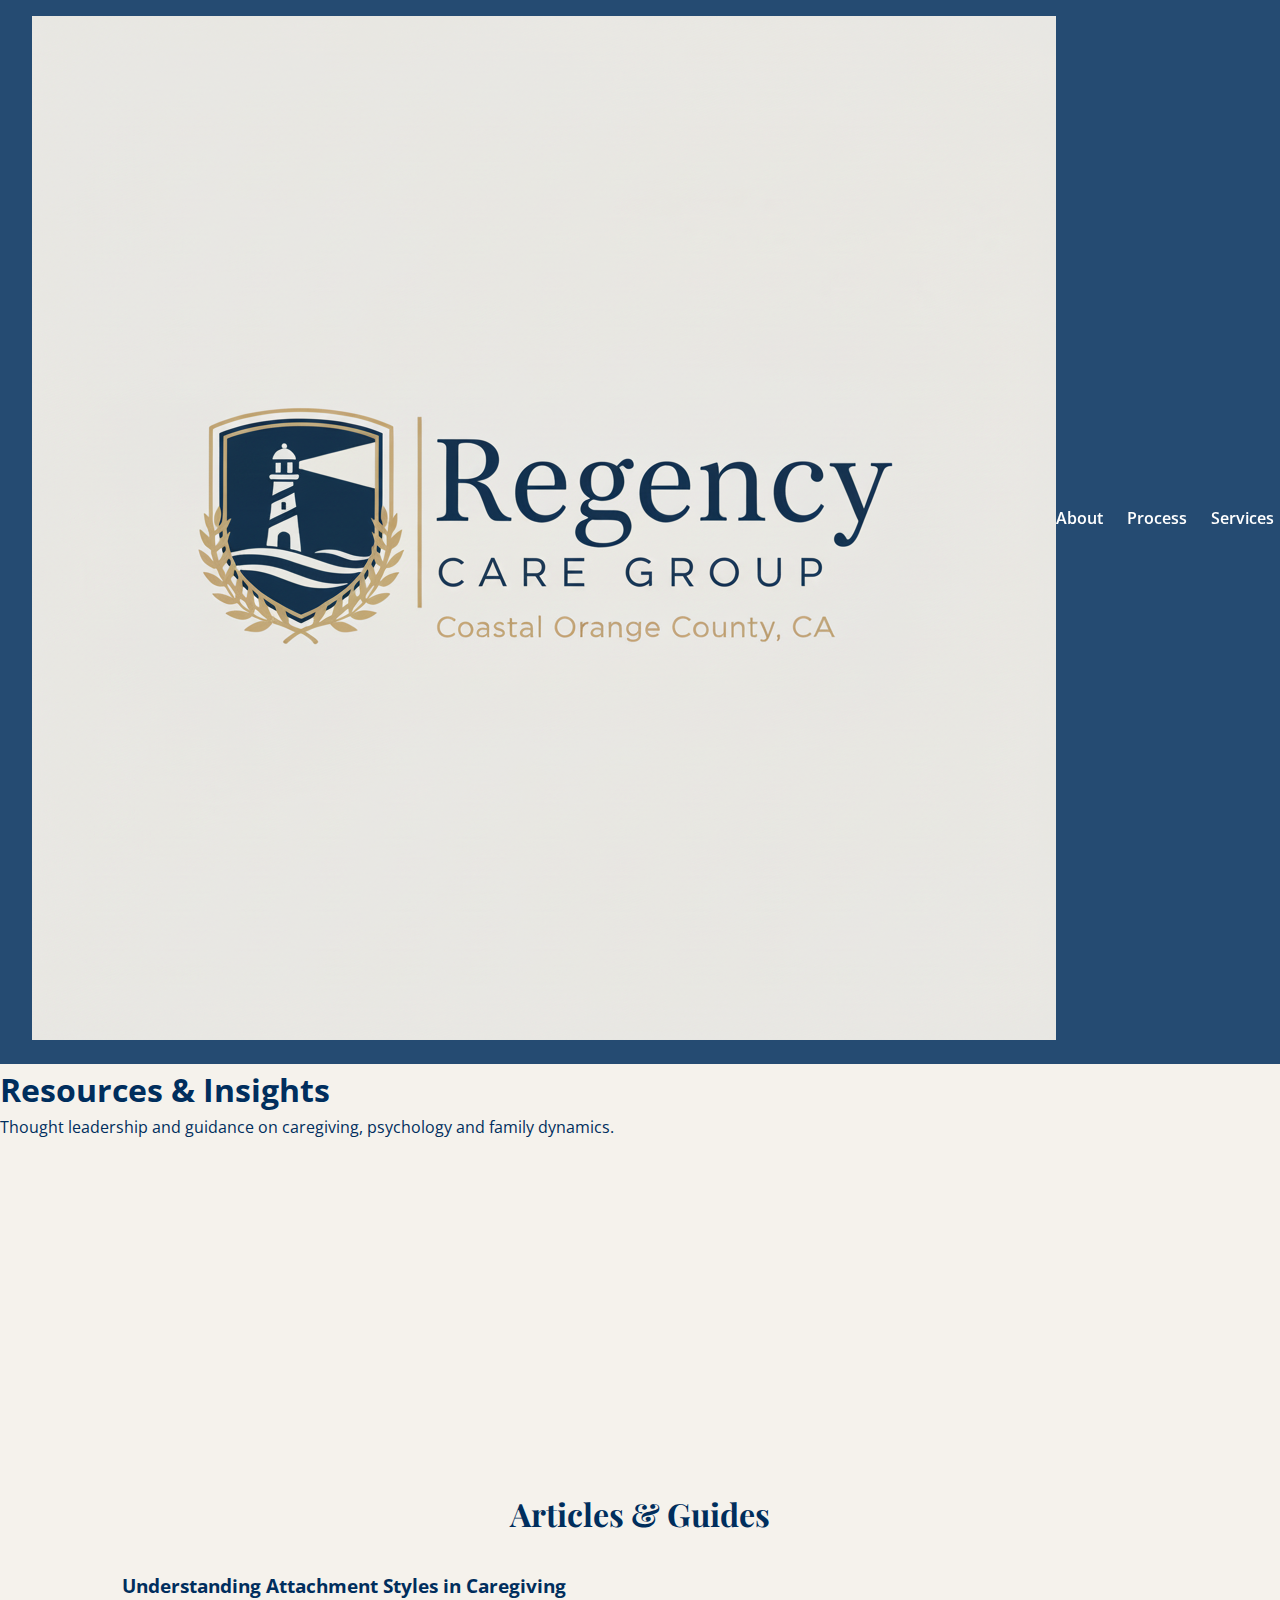
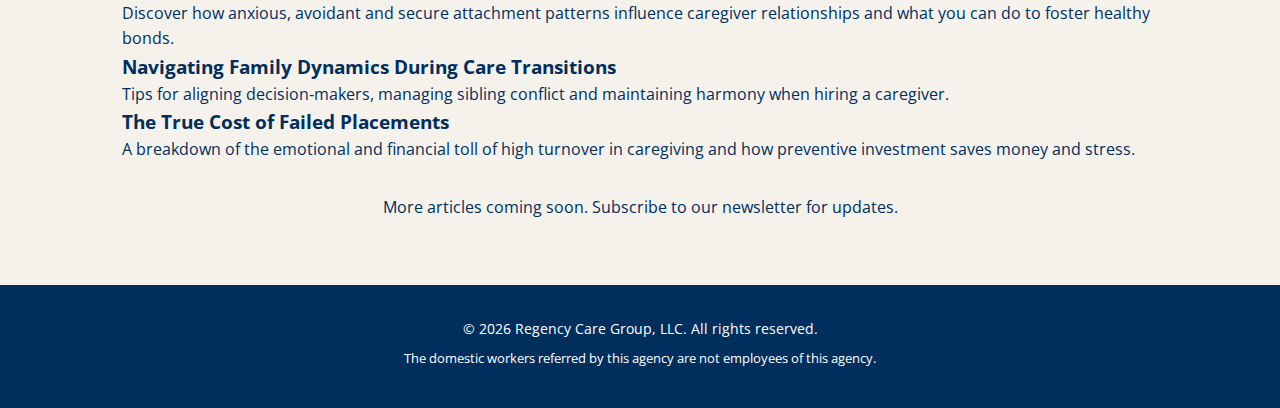
<file: resources.html>
<!DOCTYPE html>
<html lang="en">
<head>
    <meta charset="UTF-8">
    <meta name="viewport" content="width=device-width, initial-scale=1.0">
    <title>Resources – Regency Care Group</title>
    <link rel="stylesheet" href="styles.css">
    <!-- Font Awesome for icons -->
    <link rel="stylesheet" href="https://cdnjs.cloudflare.com/ajax/libs/font-awesome/6.0.0-beta3/css/all.min.css" integrity="sha512-Fo3rlrZj/k7ujTTXRNalcxzYPwv9PuXbZk+/wQ2uUalj+e4bG6BTul6QU98fcOQsDp6S71KdQf8p6+SG4GTTw==" crossorigin="anonymous" referrerpolicy="no-referrer" />
</head>
<body>
    <nav>
        <a href="index.html"><img src="assets/logo.png" alt="Regency Care Group"></a>
        <ul>
            <li><a href="about.html">About</a></li>
            <li><a href="process.html">Process</a></li>
            <li><a href="services.html">Services</a></li>
            <li><a href="client.html">Become a Client</a></li>
            <li><a href="caregiver.html">Join Our Network</a></li>
            <li><a href="resources.html" class="active">Resources</a></li>
            <li><a href="contact.html">Contact</a></li>
        </ul>
    </nav>
    <header style="min-height:40vh;">
        <h1>Resources & Insights</h1>
        <p>Thought leadership and guidance on caregiving, psychology and family dynamics.</p>
    </header>
    <section>
        <h2>Articles & Guides</h2>
        <div class="card-grid">
            <div class="card">
                <h3>Understanding Attachment Styles in Caregiving</h3>
                <p>Discover how anxious, avoidant and secure attachment patterns influence caregiver relationships and what you can do to foster healthy bonds.</p>
            </div>
            <div class="card">
                <h3>Navigating Family Dynamics During Care Transitions</h3>
                <p>Tips for aligning decision‑makers, managing sibling conflict and maintaining harmony when hiring a caregiver.</p>
            </div>
            <div class="card">
                <h3>The True Cost of Failed Placements</h3>
                <p>A breakdown of the emotional and financial toll of high turnover in caregiving and how preventive investment saves money and stress.</p>
            </div>
        </div>
        <p style="margin-top:2rem; text-align:center;">More articles coming soon. Subscribe to our newsletter for updates.</p>
    </section>
    <footer>
        <p>&copy; 2026 Regency Care Group, LLC. All rights reserved.</p>
        <p style="font-size:0.8rem;">The domestic workers referred by this agency are not employees of this agency.</p>
    </footer>
</body>
</html>
</file>
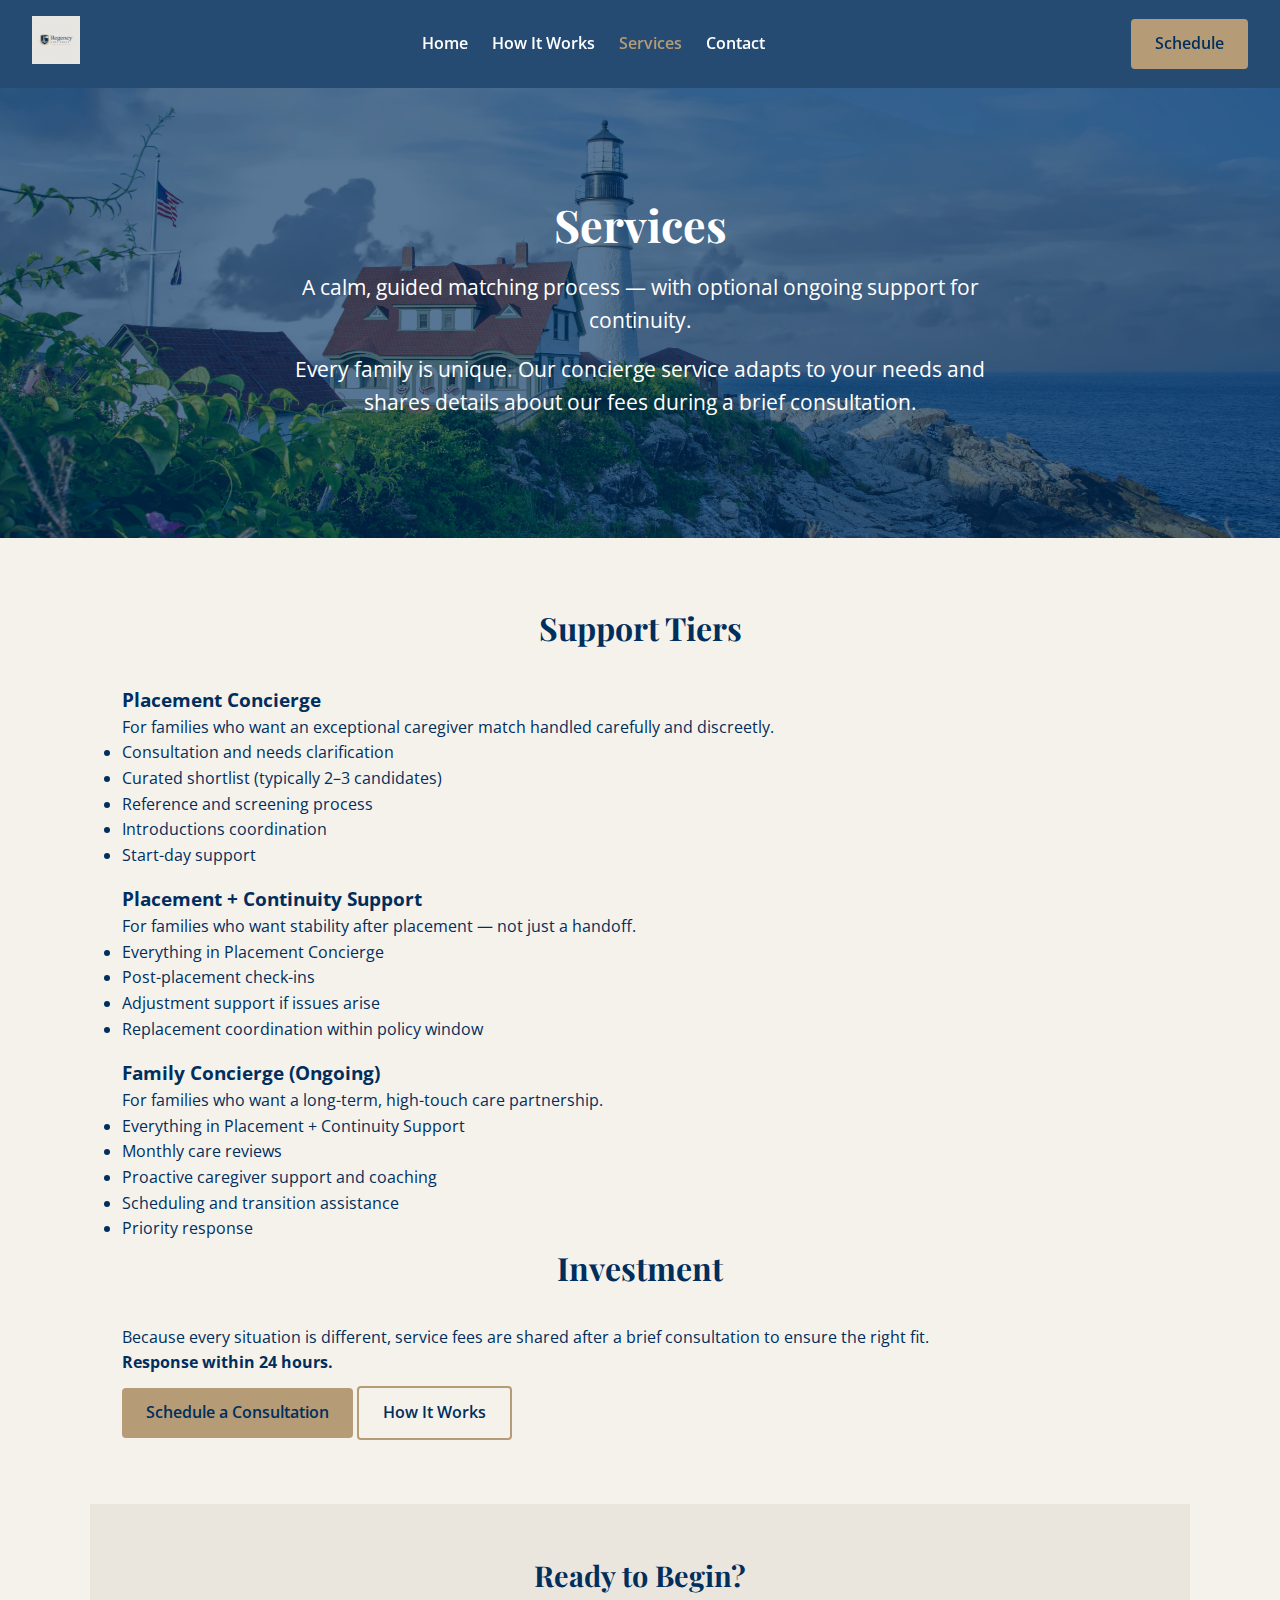
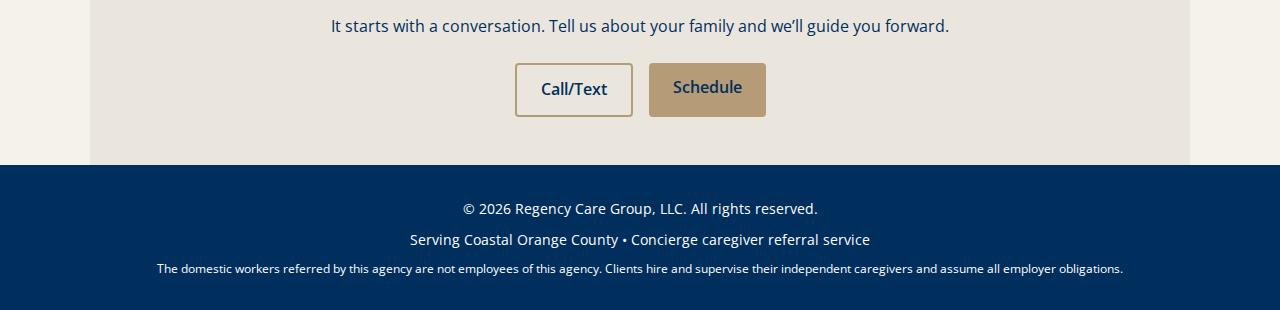
<file: services.html>
<!DOCTYPE html>
<html lang="en">
<head>
    <meta charset="UTF-8">
    <meta name="viewport" content="width=device-width, initial-scale=1.0">
    <title>Services – Regency Care Group</title>
    <meta name="description" content="Discover our concierge caregiver referral services and support tiers tailored to your family's needs.">
    <link rel="stylesheet" href="styles.css">
    <!-- Font Awesome for icons -->
    <link rel="stylesheet" href="https://cdnjs.cloudflare.com/ajax/libs/font-awesome/6.0.0-beta3/css/all.min.css" integrity="sha512-Fo3rlrZj/k7ujTTXRNalcxzYPwv9PuXbZk+/wQ2uUalj+e4bG6BTul6QU98fcOQsDp6S71KdQf8p6+SG4GTTw==" crossorigin="anonymous" referrerpolicy="no-referrer" />
</head>
<body class="watermark">
    <nav>
        <a class="logo" href="index.html"><img src="assets/logo.png" alt="Regency Care Group logo"></a>
        <ul>
            <li><a href="index.html">Home</a></li>
            <li><a href="process.html">How It Works</a></li>
            <li><a href="services.html" class="active">Services</a></li>
            <li><a href="contact.html">Contact</a></li>
        </ul>
        <a href="contact.html" class="btn-primary nav-cta">Schedule</a>
    </nav>
    <header class="hero" style="min-height:50vh;">
        <div class="hero-content">
            <h1>Services</h1>
            <p>A calm, guided matching process — with optional ongoing support for continuity.</p>
            <p style="margin-top:0.5rem;">Every family is unique. Our concierge service adapts to your needs and shares details about our fees during a brief consultation.</p>
        </div>
    </header>
    <section>
        <div class="container panel-grid">
            <div class="panel panel--wide">
                <h2 class="panel-title">Support Tiers</h2>
                <div class="panel-divider"></div>
                <div class="panel panel--tight" style="margin-bottom:16px;">
                    <h3>Placement Concierge</h3>
                    <div class="prose">
                        <p>For families who want an exceptional caregiver match handled carefully and discreetly.</p>
                        <ul>
                            <li>Consultation and needs clarification</li>
                            <li>Curated shortlist (typically 2–3 candidates)</li>
                            <li>Reference and screening process</li>
                            <li>Introductions coordination</li>
                            <li>Start-day support</li>
                        </ul>
                    </div>
                </div>
                <div class="panel panel--tight" style="margin-bottom:16px;">
                    <h3>Placement + Continuity Support</h3>
                    <div class="prose">
                        <p>For families who want stability after placement — not just a handoff.</p>
                        <ul>
                            <li>Everything in Placement Concierge</li>
                            <li>Post-placement check-ins</li>
                            <li>Adjustment support if issues arise</li>
                            <li>Replacement coordination within policy window</li>
                        </ul>
                    </div>
                </div>
                <div class="panel panel--tight">
                    <h3>Family Concierge (Ongoing)</h3>
                    <div class="prose">
                        <p>For families who want a long-term, high-touch care partnership.</p>
                        <ul>
                            <li>Everything in Placement + Continuity Support</li>
                            <li>Monthly care reviews</li>
                            <li>Proactive caregiver support and coaching</li>
                            <li>Scheduling and transition assistance</li>
                            <li>Priority response</li>
                        </ul>
                    </div>
                </div>
            </div>
            <aside class="panel panel--tight">
                <h2 class="panel-title">Investment</h2>
                <div class="panel-divider"></div>
                <div class="prose">
                    <p>Because every situation is different, service fees are shared after a brief consultation to ensure the right fit.</p>
                    <p><strong>Response within 24 hours.</strong></p>
                </div>
                <a class="btn btn-primary" href="contact.html">Schedule a Consultation</a>
                <a class="btn btn-secondary" href="process.html" style="margin-top:10px;">How It Works</a>
            </aside>
        </div>
    </section>
    <section class="contact-cta">
        <h2>Ready to Begin?</h2>
        <p>It starts with a conversation. Tell us about your family and we’ll guide you forward.</p>
        <div class="cta-buttons">
            <a class="btn-secondary" href="tel:xxx">Call/Text</a>
            <a class="btn-primary" href="contact.html">Schedule</a>
        </div>
    </section>
    <footer>
        <p>&copy; 2026 Regency Care Group, LLC. All rights reserved.</p>
        <p>Serving Coastal Orange County • Concierge caregiver referral service</p>
        <small>The domestic workers referred by this agency are not employees of this agency. Clients hire and supervise their independent caregivers and assume all employer obligations.</small>
    </footer>
</body>
</html>
</file>
<file: styles.css>
/*
 * Regency Care Group – Classic Newport Elegance Theme
 *
 * This stylesheet defines a refined, warm visual system inspired by classic
 * Newport luxury. The palette revolves around deep navy, soft gold and
 * ivory neutrals. Generous spacing, elegant typography and subtle accents
 * create a high‑trust atmosphere without overwhelming visitors. All core
 * components—navigation, hero, trust strip, pillar grid, timeline, service
 * categories, testimonials, call‑to‑action panels and footer—are styled here.
 */

@import url('https://fonts.googleapis.com/css2?family=Playfair+Display:wght@400;700&family=Open+Sans:wght@400;600&display=swap');

/* Colour and typographic variables */
:root {
  --navy: #002e5d;          /* primary deep navy */
  --gold: #b59c77;          /* muted warm gold */
  --gold-hover: #a6895b;    /* darker gold for hovers */
  --ivory: #f5f2ec;         /* warm off‑white background */
  --stone: #ebe6dd;         /* light stone panel backgrounds */
  --text-color: var(--navy);
  --heading-font: 'Playfair Display', serif;
  --body-font: 'Open Sans', sans-serif;
}

/* Reset and base styles */
* {
  box-sizing: border-box;
  margin: 0;
  padding: 0;
}

body {
  background: var(--ivory);
  color: var(--text-color);
  font-family: var(--body-font);
  line-height: 1.6;
  -webkit-font-smoothing: antialiased;
  -moz-osx-font-smoothing: grayscale;
}

a {
  color: inherit;
  text-decoration: none;
  transition: color 0.2s ease;
}

/* Navigation bar */
nav {
  position: sticky;
  top: 0;
  width: 100%;
  padding: 1rem 2rem;
  background: rgba(0, 46, 93, 0.85);
  backdrop-filter: blur(6px);
  display: flex;
  align-items: center;
  justify-content: space-between;
  z-index: 1000;
}

nav .logo img {
  height: 48px;
}

nav ul {
  display: flex;
  gap: 1.5rem;
  list-style: none;
}

nav ul li a {
  color: #ffffff;
  font-weight: 600;
  padding: 0.25rem 0;
  position: relative;
}

nav ul li a.active,
nav ul li a:hover {
  color: var(--gold);
}

/* Primary CTA in the nav */
.nav-cta {
  margin-left: 1.5rem;
  padding: 0.5rem 1rem;
  background: var(--gold);
  color: var(--navy);
  border-radius: 4px;
  font-weight: 600;
  transition: background 0.3s ease;
}

.nav-cta:hover {
  background: var(--gold-hover);
}

/* Hero Section */
.hero {
  position: relative;
  min-height: 80vh;
  display: flex;
  align-items: center;
  justify-content: center;
  text-align: center;
  padding: 2rem;
  background-image: url('assets/hero.jpg'); /* hero photograph of coastal lighthouse */
  background-size: cover;
  background-position: center;
  color: #ffffff;
  overflow: hidden;
}

/* Overlay to ensure contrast */
.hero::before {
  content: '';
  position: absolute;
  top: 0;
  left: 0;
  right: 0;
  bottom: 0;
  background: rgba(0, 46, 93, 0.65);
  z-index: 0;
}

.hero-content {
  position: relative;
  z-index: 1;
  max-width: 800px;
}

.hero h1 {
  font-family: var(--heading-font);
  font-size: 2.8rem;
  margin-bottom: 0.6rem;
}

.hero p {
  font-size: 1.3rem;
  margin-bottom: 1rem;
  max-width: 700px;
  margin-left: auto;
  margin-right: auto;
}

.hero-bullets {
  display: flex;
  flex-wrap: wrap;
  justify-content: center;
  gap: 0.75rem;
  list-style: none;
  margin: 1.2rem 0;
}

.hero-bullets li {
  background: rgba(255, 255, 255, 0.2);
  padding: 0.4rem 0.8rem;
  border-radius: 20px;
  font-size: 0.9rem;
  color: #ffffff;
}

.hero .microline {
  font-size: 0.8rem;
  margin-top: 0.8rem;
  color: #dcdcdc;
}

/* Buttons */
.btn-primary {
  display: inline-block;
  background: var(--gold);
  color: var(--navy);
  padding: 0.75rem 1.5rem;
  border-radius: 4px;
  font-weight: 600;
  transition: background 0.3s ease;
}

.btn-primary:hover {
  background: var(--gold-hover);
}

.btn-secondary {
  display: inline-block;
  background: transparent;
  color: var(--navy);
  border: 2px solid var(--gold);
  padding: 0.75rem 1.5rem;
  border-radius: 4px;
  font-weight: 600;
  transition: all 0.3s ease;
}

.btn-secondary:hover {
  background: var(--gold);
  color: var(--navy);
}

/* Generic section wrapper */
section {
  padding: 4rem 2rem;
  max-width: 1100px;
  margin-left: auto;
  margin-right: auto;
}

section h2 {
  font-family: var(--heading-font);
  font-size: 2rem;
  text-align: center;
  margin-bottom: 2rem;
  color: var(--navy);
}

/* Trust strip styles */
.trust-strip {
  background: var(--stone);
  display: grid;
  grid-template-columns: repeat(auto-fit, minmax(140px, 1fr));
  gap: 1rem;
  padding: 1.5rem 2rem;
  text-align: center;
  font-weight: 600;
  color: var(--navy);
}

.trust-strip .trust-item {
  padding: 0.3rem 0.5rem;
  border-right: 1px solid var(--gold);
}

.trust-strip .trust-item:last-child {
  border-right: none;
}

/* Pillar section */
.pillars .pillar-grid {
  display: grid;
  grid-template-columns: repeat(auto-fit, minmax(250px, 1fr));
  gap: 2rem;
}

.pillar-item {
  background: #ffffff;
  padding: 2rem;
  border-radius: 6px;
  box-shadow: 0 2px 6px rgba(0, 0, 0, 0.05);
  text-align: center;
}

.pillar-item .fa {
  font-size: 2.2rem;
  color: var(--gold);
  margin-bottom: 1rem;
}

.pillar-item h3 {
  font-family: var(--heading-font);
  margin-bottom: 0.5rem;
  font-size: 1.3rem;
  color: var(--navy);
}

.pillar-item p {
  font-size: 1rem;
  color: var(--navy);
}

/* Timeline preview */
.timeline {
  display: grid;
  grid-template-columns: repeat(auto-fit, minmax(200px, 1fr));
  gap: 2rem;
  margin-top: 2rem;
}

.step {
  background: #ffffff;
  padding: 2rem;
  border-radius: 6px;
  box-shadow: 0 2px 6px rgba(0, 0, 0, 0.05);
  text-align: center;
}

.step-number {
  display: inline-block;
  font-size: 1.2rem;
  font-weight: 700;
  width: 40px;
  height: 40px;
  line-height: 40px;
  border-radius: 50%;
  background: var(--gold);
  color: var(--navy);
  margin-bottom: 0.5rem;
}

.step h3 {
  font-family: var(--heading-font);
  margin-bottom: 0.5rem;
  font-size: 1.3rem;
  color: var(--navy);
}

.step p {
  font-size: 0.95rem;
  color: var(--navy);
}

/* Who We Serve */
.who-serve .serve-grid {
  display: grid;
  grid-template-columns: repeat(auto-fit, minmax(200px, 1fr));
  gap: 2rem;
  margin-top: 2rem;
}

.serve-item {
  text-align: center;
  padding: 1.5rem;
}

.serve-item .fa {
  font-size: 2rem;
  color: var(--gold);
  margin-bottom: 0.8rem;
}

.serve-item h3 {
  font-family: var(--heading-font);
  margin-bottom: 0.5rem;
  font-size: 1.2rem;
  color: var(--navy);
}

.serve-item p {
  font-size: 0.95rem;
  color: var(--navy);
}

/* Testimonials */
.testimonials .testimonial-grid {
  display: grid;
  grid-template-columns: repeat(auto-fit, minmax(280px, 1fr));
  gap: 2rem;
  margin-top: 2rem;
}

.testimonials blockquote {
  background: #ffffff;
  border-left: 4px solid var(--gold);
  padding: 1.5rem;
  border-radius: 4px;
  font-style: italic;
  position: relative;
  color: var(--navy);
}

.testimonials cite {
  display: block;
  margin-top: 0.75rem;
  font-weight: 600;
  font-size: 0.9rem;
  color: var(--navy);
}

/* Contact call to action */
.contact-cta {
  background: var(--stone);
  text-align: center;
  padding: 3rem 2rem;
}

.contact-cta h2 {
  font-family: var(--heading-font);
  font-size: 1.8rem;
  margin-bottom: 1rem;
  color: var(--navy);
}

.contact-cta p {
  font-size: 1rem;
  margin-bottom: 1.5rem;
  color: var(--navy);
}

.contact-cta .cta-buttons {
  display: flex;
  justify-content: center;
  flex-wrap: wrap;
  gap: 1rem;
}

.contact-cta .btn-primary,
.contact-cta .btn-secondary {
  margin: 0;
}

/* Footer */
footer {
  background: var(--navy);
  color: #ffffff;
  text-align: center;
  padding: 2rem;
  font-size: 0.9rem;
}

footer p {
  margin-bottom: 0.5rem;
}

footer small {
  display: block;
  margin-top: 0.5rem;
  font-size: 0.75rem;
}

footer a {
  color: var(--gold);
  text-decoration: underline;
}

/* Responsive adjustments */
@media (max-width: 768px) {
  .hero h1 { font-size: 2rem; }
  .hero p { font-size: 1rem; }
  nav ul { gap: 1rem; }
  nav a { font-size: 0.9rem; }
  .p
  
/* Logo sizing (make crest readable) */
.logo img {
  height: 56px;
  width: auto;
  display: block;
  filter: drop-shadow(0 2px 10px rgba(0,0,0,0.10));
}
@media (max-width: 768px) {
  .logo img { height: 44px; }
}
@media (max-width: 480px) {
  .logo img { height: 38px; }
}
nav {
  padding: 14px 28px;
}

/* Newport “panel” containers */
.panel {
  background: rgba(255,255,255,0.78);
  border: 1px solid rgba(31, 43, 58, 0.10);
  border-radius: 18px;
  padding: 28px;
  box-shadow: 0 12px 30px rgba(13, 24, 38, 0.08);
  backdrop-filter: blur(6px);
}

.panel--tight { padding: 22px; }
.panel--wide  { padding: 34px; }

.panel-divider {
  height: 2px;
  width: 54px;
  background: var(--gold);
  opacity: 0.85;
  border-radius: 99px;
  margin: 10px 0 16px 0;
}

/* Organized text */
.prose { max-width: 68ch; }
.prose p { margin: 0 0 14px 0; line-height: 1.75; }
.prose p:last-child { margin-bottom: 0; }

/* Panel grid for pages */
.panel-grid {
  display: grid;
  grid-template-columns: 1.2fr 0.8fr;
  gap: 22px;
  align-items: start;
}
@media (max-width: 900px) {
  .panel-grid { grid-template-columns: 1fr; }
}

/* Watermark background (subtle crest) */
.watermark {
  position: relative;
  overflow: hidden;
}
.watermark::before {
  content: "";
  position: fixed;
  inset: 0;
  background-image: url("assets/logo.png");
  background-repeat: no-repeat;
  background-position: 85% 55%;
  background-size: 520px auto;
  opacity: 0.035;
  pointer-events: none;
  z-index: 0;
  filter: grayscale(20%);
}
main, nav, header, footer {
  position: relative;
  z-index: 1;
}
@media (max-width: 768px) {
  .watermark::before {
    background-size: 360px auto;
    background-position: 60% 60%;
    opacity: 0.03;
  }
.pillar-item, .step, .serve-item, .testimonials blockquote { padding: 1.5rem; }
  section { padding: 3rem 1rem; }
}
  
/* Logo sizing (make crest readable) */
.logo img {
  height: 56px;
  width: auto;
  display: block;
  filter: drop-shadow(0 2px 10px rgba(0,0,0,0.10));
}
@media (max-width: 768px) {
  .logo img { height: 44px; }
}
@media (max-width: 480px) {
  .logo img { height: 38px; }
}

/* Increase nav padding for logo */
nav {
  padding: 14px 28px;
}

/* Newport panel containers */
.panel {
  background: rgba(255,255,255,0.78);
  border: 1px solid rgba(31, 43, 58, 0.10);
  border-radius: 18px;
  padding: 28px;
  box-shadow: 0 12px 30px rgba(13, 24, 38, 0.08);
  backdrop-filter: blur(6px);
}

.panel--tight { padding: 22px; }
.panel--wide  { padding: 34px; }

.panel-divider {
  height: 2px;
  width: 54px;
  background: var(--gold);
  opacity: 0.85;
  border-radius: 99px;
  margin: 10px 0 16px 0;
}

/* Organized text */
.prose { max-width: 68ch; }
.prose p { margin: 0 0 14px 0; line-height: 1.75; }
.prose p:last-child { margin-bottom: 0; }

/* Panel grid for pages */
.panel-grid {
  display: grid;
  grid-template-columns: 1.2fr 0.8fr;
  gap: 22px;
  align-items: start;
}
@media (max-width: 900px) {
  .panel-grid { grid-template-columns: 1fr; }
}
</file>
